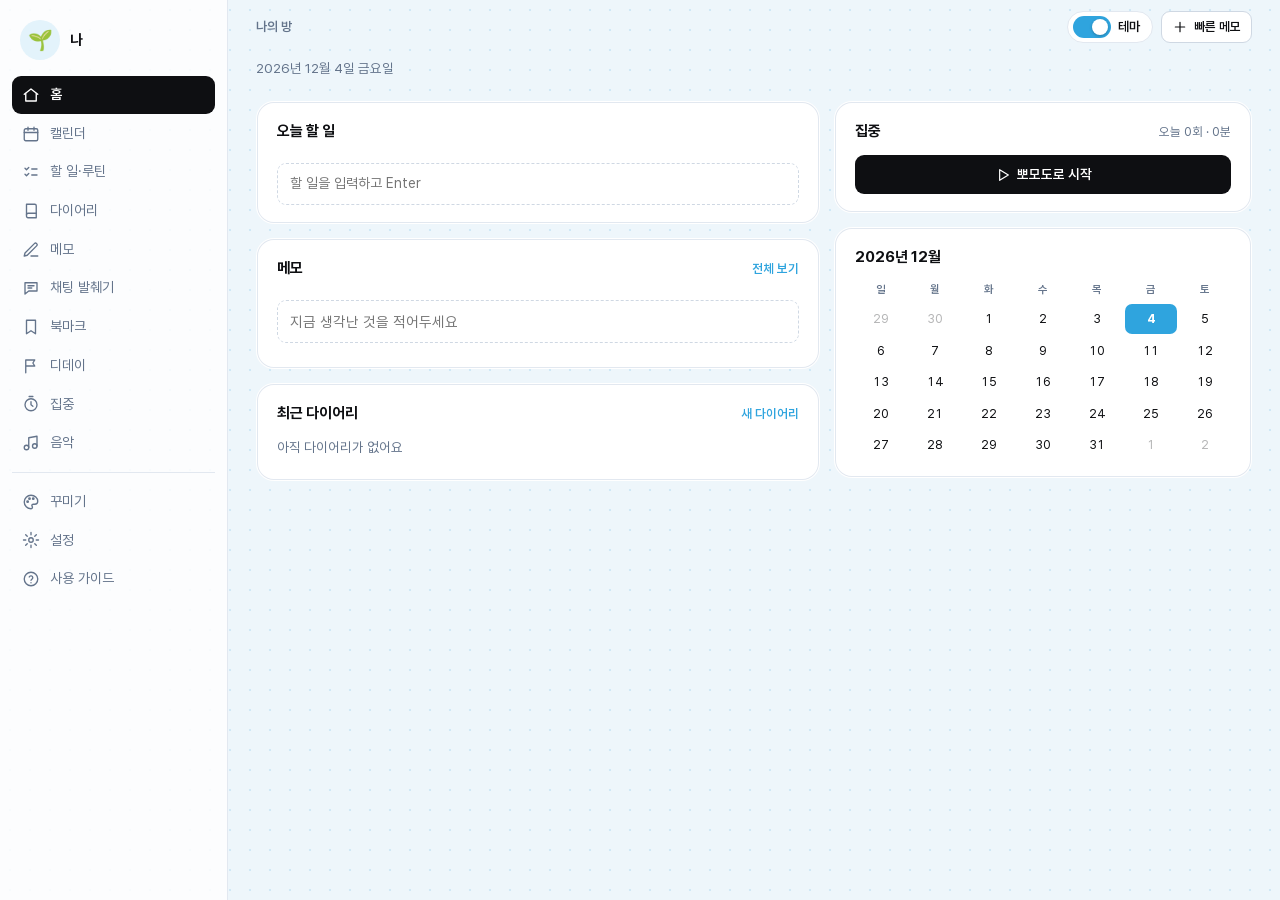
<file: index.html>
<!doctype html>
<html lang="ko" data-theme="basic">
<head>
  <meta charset="utf-8">
  <meta name="viewport" content="width=device-width, initial-scale=1, viewport-fit=cover">
  <!-- CSP-START -->
  <meta http-equiv="Content-Security-Policy" content="default-src 'self'; script-src 'self'; worker-src 'self'; style-src 'self' 'unsafe-inline' https:; font-src 'self' data: blob: https:; img-src 'self' data: blob: https: http:; media-src 'self' data: blob: https:; frame-src https:; connect-src 'self' blob: data: https:">
  <!-- CSP-END -->
  <title>MyRoom</title>
  <meta name="theme-color" content="#eef6fb">
  <meta name="apple-mobile-web-app-capable" content="yes">
  <meta name="mobile-web-app-capable" content="yes">
  <meta name="apple-mobile-web-app-status-bar-style" content="default">
  <meta name="apple-mobile-web-app-title" content="MyRoom">
  <link rel="manifest" href="manifest.webmanifest">
  <link rel="icon" href="icons/favicon.png">
  <link rel="apple-touch-icon" href="icons/apple-touch-icon.png">
  <link rel="stylesheet" href="fonts/fonts.css">
  <link rel="stylesheet" href="styles.css">
  <style id="custom-css"></style>
</head>
<body>
  <div class="room" id="room">
    <aside class="side">
      <div class="profile" id="profile"></div>
      <nav class="nav" id="nav" aria-label="menu"></nav>
      <div class="yt-host" id="ytHost" hidden></div>
      <div class="mini-player" id="miniPlayer" hidden></div>
      <div class="side-foot" id="counter"></div>
    </aside>
    <div class="content">
      <header class="topbar">
        <h1 class="room-title" id="roomTitle">MyRoom</h1>
        <div class="top-tools">
          <button type="button" class="mini-timer" id="miniTimer" data-act="nav" data-view="focus" hidden></button>
          <button type="button" class="theme-pill" id="themePill" role="switch" aria-checked="true" data-act="theme-toggle"></button>
          <button type="button" class="btn small" id="quickMemoBtn" data-act="quick-memo"></button>
        </div>
      </header>
      <main class="main" id="main" tabindex="-1"></main>
    </div>
  </div>

  <div class="modal-layer" id="modalLayer" hidden></div>
  <div class="toast" id="toast" role="status" aria-live="polite"></div>

  <!-- SCRIPTS-START -->
  <script src="vendor/html-to-image.js"></script>
  <script src="vendor/supabase.js"></script>
  <script src="config.js"></script>
  <script src="fonts/fonts-manifest.js"></script>
  <script src="i18n.js"></script>
  <script src="js/assets.js"></script>
  <script src="js/store.js"></script>
  <script src="js/core.js"></script>
  <script src="js/export.js"></script>
  <script src="js/tasks.js"></script>
  <script src="js/dday.js"></script>
  <script src="js/calendar.js"></script>
  <script src="js/memo.js"></script>
  <script src="js/excerpt.js"></script>
  <script src="js/bookmark.js"></script>
  <script src="js/focus.js"></script>
  <script src="js/diary.js"></script>
  <script src="js/home.js"></script>
  <script src="js/homedeco.js"></script>
  <script src="js/stickers.js"></script>
  <script src="js/music.js"></script>
  <script src="js/social.js"></script>
  <script src="js/account.js"></script>
  <script src="js/custom.js"></script>
  <script src="js/feedback.js"></script>
  <script src="js/whatsnew.js"></script>
  <script src="js/settings.js"></script>
  <!-- SCRIPTS-END -->
</body>
</html>
</file>
<file: fonts/fonts.css>
/* 앱에 들어 있는 글꼴 (오프라인에서도 동작) */
@font-face{font-family:'Pretendard';font-weight:400;font-style:normal;font-display:swap;src:url(files/Pretendard-Regular.woff2) format('woff2');}
@font-face{font-family:'Pretendard';font-weight:600;font-style:normal;font-display:swap;src:url(files/Pretendard-SemiBold.woff2) format('woff2');}
@font-face{font-family:'Pretendard';font-weight:700;font-style:normal;font-display:swap;src:url(files/Pretendard-Bold.woff2) format('woff2');}
@font-face{font-family:'Kyobo Handwriting 2023';font-weight:400;font-style:normal;font-display:swap;src:url(files/kyobo2023-400.woff2) format('woff2');}
@font-face{font-family:'Omyu Pretty';font-weight:400;font-style:normal;font-display:swap;src:url(files/omyu-400.woff2) format('woff2');}
@font-face{font-family:'Ownglyph ParkDaHyun';font-weight:400;font-style:normal;font-display:swap;src:url(files/parkdahyun-400.woff2) format('woff2');}
@font-face{font-family:'LeeSeoyun';font-weight:400;font-style:normal;font-display:swap;src:url(files/leeseoyun-400.woff2) format('woff2');}
@font-face{font-family:'Cafe24 Danjunghae';font-weight:400;font-style:normal;font-display:swap;src:url(files/danjunghae-400.woff2) format('woff2');}
@font-face{font-family:'Dovemayo';font-weight:400;font-style:normal;font-display:swap;src:url(files/dovemayo-400.woff2) format('woff2');}
@font-face{font-family:'Hakgyoansim Dunggeunmiso';font-weight:400;font-style:normal;font-display:swap;src:url(files/dunggeunmiso-400.woff2) format('woff2');}
@font-face{font-family:'Hakgyoansim Dunggeunmiso';font-weight:700;font-style:normal;font-display:swap;src:url(files/dunggeunmiso-700.woff2) format('woff2');}
@font-face{font-family:'Cafe24 Ssurround Air';font-weight:400;font-style:normal;font-display:swap;src:url(files/ssurroundair-400.woff2) format('woff2');}
@font-face{font-family:'MaruBuri';font-weight:400;font-style:normal;font-display:swap;src:url(files/maruburi-400.woff2) format('woff2');}
@font-face{font-family:'MaruBuri';font-weight:700;font-style:normal;font-display:swap;src:url(files/maruburi-700.woff2) format('woff2');}
@font-face{font-family:'RIDIBatang';font-weight:400;font-style:normal;font-display:swap;src:url(files/ridibatang-400.woff2) format('woff2');}
@font-face{font-family:'Chosunilbo Myungjo';font-weight:400;font-style:normal;font-display:swap;src:url(files/chosunmyungjo-400.woff2) format('woff2');}
@font-face{font-family:'Bookk Myungjo';font-weight:400;font-style:normal;font-display:swap;src:url(files/bookk-400.woff2) format('woff2');}
@font-face{font-family:'Bookk Myungjo';font-weight:700;font-style:normal;font-display:swap;src:url(files/bookk-700.woff2) format('woff2');}
@font-face{font-family:'S-Core Dream';font-weight:400;font-style:normal;font-display:swap;src:url(files/scoredream-400.woff2) format('woff2');}
@font-face{font-family:'S-Core Dream';font-weight:700;font-style:normal;font-display:swap;src:url(files/scoredream-700.woff2) format('woff2');}
@font-face{font-family:'Gmarket Sans';font-weight:400;font-style:normal;font-display:swap;src:url(files/gmarket-400.woff2) format('woff2');}
@font-face{font-family:'Gmarket Sans';font-weight:700;font-style:normal;font-display:swap;src:url(files/gmarket-700.woff2) format('woff2');}
@font-face{font-family:'Paperlogy';font-weight:400;font-style:normal;font-display:swap;src:url(files/paperlogy-400.woff2) format('woff2');}
@font-face{font-family:'Paperlogy';font-weight:700;font-style:normal;font-display:swap;src:url(files/paperlogy-700.woff2) format('woff2');}
@font-face{font-family:'SUIT';font-weight:400;font-style:normal;font-display:swap;src:url(files/suit-400.woff2) format('woff2');}
@font-face{font-family:'SUIT';font-weight:700;font-style:normal;font-display:swap;src:url(files/suit-700.woff2) format('woff2');}
</file>
<file: styles.css>
/* =========================================================
   MyRoom 기본 스타일 — 심플
   꾸미기 > 사용자 CSS에서 아래 변수와 클래스를 덮어써서 바꿀 수 있어요.
   ========================================================= */

:root,
[data-theme="basic"] {
  --bg: #f5f6f8;
  --paper: #ffffff;
  --paper-2: #f9fafb;
  --ink: #24272e;
  --ink-soft: #7b818d;
  --line: #e9ebef;
  --line-strong: #d9dce2;
  --accent: #5b7cfa;
  --accent-ink: #ffffff;
  --accent-soft: #eef1ff;
  --danger: #e0485f;
  --ok: #2f9e7c;
  --radius: 14px;
  --radius-s: 9px;
  --font: 'Pretendard', 'Apple SD Gothic Neo', 'Malgun Gothic', 'Hiragino Sans', 'Yu Gothic UI', system-ui, sans-serif;
  --font-app: var(--font);
  --side-w: 228px;
  color-scheme: light;
}
[data-theme="editor"] {
  --bg: #eef6fb; --paper: #ffffff; --paper-2: #f6fafc; --ink: #0e0f12; --ink-soft: #64748b;
  --line: #e2e8f0; --line-strong: #cfd8e3; --accent: #2fa4de; --accent-ink: #ffffff; --accent-soft: #e3f3fb;
  --btn-primary: #0e0f12; --btn-primary-ink: #ffffff; --radius: 18px;
}
[data-theme="sky"] { --bg: #eef5fc; --ink: #1f3550; --ink-soft: #6b8199; --line: #e1ebf5; --line-strong: #cddcec; --accent: #3a86e0; --accent-soft: #e6f1fd; --paper-2: #f6faff; }
[data-theme="strawberry"] { --bg: #fcf1f4; --ink: #4a2b36; --ink-soft: #94707c; --line: #f4e2e8; --line-strong: #ebcfd9; --accent: #e46b92; --accent-soft: #fde9ef; --paper-2: #fff8fa; }
[data-theme="mint"] { --bg: #eff8f4; --ink: #1f3a33; --ink-soft: #6a857e; --line: #e0eee8; --line-strong: #cbe2d8; --accent: #2a9d7f; --accent-soft: #e3f5ee; --paper-2: #f7fcfa; }
[data-theme="paper"] { --bg: #f3efe6; --paper: #fffdf8; --paper-2: #faf7f0; --ink: #2e2b26; --ink-soft: #857e70; --line: #ece5d8; --line-strong: #ddd4c3; --accent: #7a6a52; --accent-soft: #f1ebe0; }
[data-theme="christmas"] {
  --bg: #f6efe4; --paper: #fffdf8; --paper-2: #fbf6ee; --ink: #1e3a2b; --ink-soft: #6f7d6f;
  --line: #ece2d2; --line-strong: #ddcfb9; --accent: #c8323c; --accent-ink: #ffffff; --accent-soft: #fbe7e5;
  --btn-primary: #1f5c3f; --btn-primary-ink: #fffdf8;
}
[data-theme="christmas"] .nav button[aria-current="page"] { background: #1f5c3f; color: #fffdf8; }
[data-theme="night"] {
  --bg: #15171c; --paper: #1d2027; --paper-2: #22252d; --ink: #e8eaf0; --ink-soft: #9aa0ad;
  --line: #2b2f38; --line-strong: #383d48; --accent: #8ea8ff; --accent-ink: #12141a; --accent-soft: #252d48;
  --danger: #ff7a8e; color-scheme: dark;
}

/* ---------- 바탕 ---------- */
* { box-sizing: border-box; }
[hidden] { display: none !important; }
html, body { height: 100%; }
body {
  margin: 0;
  font-family: var(--font-app);
  font-size: 14px;
  line-height: 1.55;
  color: var(--ink);
  background: var(--bg);
  overflow: hidden;
  -webkit-font-smoothing: antialiased;
}
button, input, textarea, select { font: inherit; color: inherit; }
a { color: var(--accent); }
:focus-visible { outline: 2px solid var(--accent); outline-offset: 2px; }
input[type="range"] { accent-color: var(--accent); width: 100%; }
.ico { width: 18px; height: 18px; flex-shrink: 0; stroke: currentColor; fill: none; stroke-width: 1.8; stroke-linecap: round; stroke-linejoin: round; }

/* ---------- 틀 ---------- */
.room { display: flex; height: 100%; }
.side {
  width: var(--side-w); flex-shrink: 0;
  background: var(--paper); border-right: 1px solid var(--line);
  display: flex; flex-direction: column;
  padding: 18px 12px 14px; overflow-y: auto;
}
.profile { padding: 2px 8px 16px; }
.profile-row { display: flex; align-items: center; gap: 10px; }
.avatar {
  width: 40px; height: 40px; flex-shrink: 0; border-radius: 50%;
  background: var(--accent-soft); display: grid; place-items: center;
  font-size: 20px; overflow: hidden;
}
.avatar img { width: 100%; height: 100%; object-fit: cover; display: block; }
.avatar.big { width: 72px; height: 72px; font-size: 34px; }
.profile-text { min-width: 0; }
.profile-name { margin: 0; font-weight: 700; font-size: 14.5px; }
.profile-status { margin: 0; font-size: 12.5px; color: var(--ink-soft); display: -webkit-box; -webkit-line-clamp: 2; -webkit-box-orient: vertical; overflow: hidden; }
.profile-links { list-style: none; margin: 10px 0 0; padding: 0; display: flex; flex-wrap: wrap; gap: 4px 10px; }
.profile-links a { font-size: 12px; color: var(--ink-soft); text-decoration: none; }
.profile-links a:hover { color: var(--accent); }

.nav { display: flex; flex-direction: column; }
.nav-group { display: flex; flex-direction: column; gap: 1px; }
.nav-group + .nav-group { border-top: 1px solid var(--line); margin-top: 10px; padding-top: 10px; }
.nav button {
  display: flex; align-items: center; gap: 10px;
  padding: 8px 10px; border: 0; border-radius: var(--radius-s);
  background: transparent; color: var(--ink-soft); cursor: pointer;
  font-weight: 500; text-align: left;
}
.nav button:hover { background: var(--paper-2); color: var(--ink); }
.nav button[aria-current="page"] { background: var(--accent-soft); color: var(--accent); font-weight: 600; }
.side-foot { margin-top: auto; padding: 16px 10px 0; display: flex; gap: 12px; font-size: 11px; color: var(--ink-soft); letter-spacing: .04em; }
.side-foot b { color: var(--ink); font-variant-numeric: tabular-nums; }

.content { flex: 1; min-width: 0; display: flex; flex-direction: column; }
.topbar { height: 54px; flex-shrink: 0; display: flex; align-items: center; justify-content: space-between; gap: 12px; padding: 0 28px; }
.room-title { margin: 0; font-size: 13px; font-weight: 600; color: var(--ink-soft); white-space: nowrap; overflow: hidden; text-overflow: ellipsis; }
.top-tools { display: flex; align-items: center; gap: 8px; }
.mini-timer { border: 0; background: var(--accent-soft); color: var(--accent); border-radius: 999px; padding: 5px 12px; font-weight: 700; font-size: 13px; font-variant-numeric: tabular-nums; cursor: pointer; }
.main { flex: 1; overflow-y: auto; padding: 0 28px 56px; outline: none; }

/* ---------- 공통 ---------- */
.view { max-width: 1240px; margin: 0 auto; }
.view.narrow { max-width: 860px; }
.view-head { display: flex; align-items: center; justify-content: space-between; gap: 12px; flex-wrap: wrap; margin: 6px 0 18px; }
.view-title { margin: 0; font-size: 22px; font-weight: 700; letter-spacing: -0.02em; text-wrap: balance; }
.count { font-size: 14px; font-weight: 600; color: var(--ink-soft); margin-left: 4px; }
.card { background: var(--paper); border: 1px solid var(--line); border-radius: var(--radius); padding: 18px 20px; min-width: 0; }
.card h3 { margin: 0 0 12px; font-size: 15px; font-weight: 700; }
.card-head { display: flex; align-items: center; justify-content: space-between; gap: 10px; margin-bottom: 12px; flex-wrap: wrap; }
.card-head h3 { margin: 0; }
.empty-card { text-align: center; padding: 48px 20px; display: flex; flex-direction: column; align-items: center; gap: 14px; color: var(--ink-soft); }
.stack { display: flex; flex-direction: column; gap: 14px; }
.stack-s { display: flex; flex-direction: column; gap: 6px; margin-bottom: 8px; }
.row { display: flex; align-items: center; gap: 8px; }
.gap-xs { gap: 4px; } .gap-s { gap: 8px; } .gap-m { gap: 10px 18px; }
.wrap { flex-wrap: wrap; }
.grow { flex: 1; min-width: 0; }
.push-right { margin-left: auto; }
.muted { color: var(--ink-soft); }
.small { font-size: 12.5px; }
.label { display: block; font-size: 12px; font-weight: 600; color: var(--ink-soft); margin-bottom: 6px; }
.hint { font-size: 12.5px; color: var(--ink-soft); margin: 10px 0 0; }
.empty { color: var(--ink-soft); font-size: 13.5px; margin: 4px 0; }
.center { text-align: center; }
.empty.center { padding: 40px 0; }
.banner { background: var(--accent-soft); border-radius: var(--radius-s); padding: 10px 14px; font-size: 13px; }
.group-label { list-style: none; font-size: 12.5px; font-weight: 600; color: var(--ink-soft); margin: 22px 0 8px; }
.field { display: block; margin-bottom: 10px; }

/* 버튼 */
.btn {
  display: inline-flex; align-items: center; justify-content: center; gap: 6px;
  padding: 8px 14px; border: 1px solid var(--line-strong); border-radius: var(--radius-s);
  background: var(--paper); cursor: pointer; font-weight: 600; font-size: 13.5px; white-space: nowrap;
}
.btn:hover { background: var(--paper-2); }
.btn .ico { width: 16px; height: 16px; }
.btn.primary { background: var(--btn-primary, var(--accent)); color: var(--btn-primary-ink, var(--accent-ink)); border-color: transparent; }
.btn.primary:hover { filter: brightness(1.05); }
.btn.ghost { border-color: transparent; background: transparent; }
.btn.ghost:hover { background: var(--paper-2); }
.btn.small { padding: 5px 10px; font-size: 12.5px; }
.btn.block { display: flex; width: 100%; }
.btn.danger { color: var(--danger); }
.btn.danger-solid { background: var(--danger); border-color: transparent; color: #fff; }
.btn[aria-pressed="true"] { background: var(--accent-soft); color: var(--accent); border-color: var(--accent); }
.icon-btn {
  width: 32px; height: 32px; flex-shrink: 0; display: inline-grid; place-items: center;
  border: 0; border-radius: 8px; background: transparent; color: var(--ink-soft); cursor: pointer; padding: 0;
}
.icon-btn:hover { background: var(--paper-2); color: var(--ink); }
.icon-btn.on { color: var(--accent); }
.icon-btn.big { width: 44px; height: 44px; }
.icon-btn.big .ico { width: 22px; height: 22px; }
.icon-btn:disabled { opacity: .3; cursor: default; background: transparent; }
.link-btn { border: 0; background: none; color: var(--accent); font-size: 12.5px; font-weight: 600; cursor: pointer; padding: 0; }
.hover-only { opacity: 0; }
:hover > .hover-only, :focus-within > .hover-only, .hover-only:focus-visible { opacity: 1; }

/* 입력 */
.input {
  width: 100%; padding: 9px 12px;
  border: 1px solid var(--line-strong); border-radius: var(--radius-s);
  background: var(--paper); outline: none;
}
.input:focus { border-color: var(--accent); box-shadow: 0 0 0 3px var(--accent-soft); }
textarea.input { resize: vertical; line-height: 1.6; }
.input.select { width: auto; padding-right: 8px; }
.date-input { width: 160px; flex: none; }
.input.num { width: 72px; text-align: center; }
.input.code { font-family: ui-monospace, 'SF Mono', Consolas, 'D2Coding', monospace; font-size: 12.5px; tab-size: 2; }
.input.quick { border-style: dashed; background: transparent; margin-top: 8px; }
.input.search { width: 220px; }
.inline-edit { padding: 4px 8px; }
.add-row { display: flex; gap: 8px; margin: 0 0 12px; }
.add-row .input { flex: 1; }
.form-grid { display: flex; flex-wrap: wrap; gap: 8px; margin-top: 8px; }
.form-grid > .input, .form-grid > .field { flex: 1 1 180px; margin: 0; }
.form-grid.three > * { flex: 1 1 140px; }
.toolbar { display: flex; flex-wrap: wrap; align-items: center; gap: 8px; margin: 22px 0 14px; }

.seg { display: inline-flex; background: var(--bg); border-radius: 10px; padding: 3px; gap: 2px; }
.seg button { border: 0; background: transparent; padding: 6px 12px; border-radius: 7px; cursor: pointer; font-weight: 600; font-size: 13px; color: var(--ink-soft); white-space: nowrap; }
.seg button[aria-pressed="true"] { background: var(--paper); color: var(--ink); box-shadow: 0 1px 2px rgba(0, 0, 0, .08); }
.seg.block { display: flex; }
.seg.block button { flex: 1; }
.seg.small button { padding: 4px 9px; font-size: 12px; }

.check {
  appearance: none; -webkit-appearance: none;
  width: 18px; height: 18px; margin: 0; flex-shrink: 0;
  border: 1.6px solid var(--line-strong); border-radius: 5px; background: var(--paper);
  display: inline-grid; place-items: center; cursor: pointer;
}
.check:checked { background: var(--accent); border-color: var(--accent); }
.check:checked::after { content: ""; width: 5px; height: 9px; margin-top: -2px; border: solid var(--accent-ink); border-width: 0 2px 2px 0; transform: rotate(45deg); }
.check:disabled { opacity: .35; cursor: default; }
.toggle { display: inline-flex; align-items: center; gap: 8px; font-size: 13.5px; cursor: pointer; margin: 4px 0; }
.card > .toggle { display: flex; }

.colors { display: flex; flex-wrap: wrap; gap: 6px; }
.color-dot { width: 22px; height: 22px; border-radius: 50%; border: 1px solid rgba(0, 0, 0, .12); cursor: pointer; padding: 0; }
.color-dot[aria-pressed="true"] { box-shadow: 0 0 0 2px var(--paper), 0 0 0 4px var(--accent); }
.color-dot.auto { background: linear-gradient(135deg, transparent 45%, var(--danger) 45% 55%, transparent 55%) !important; }
.tags, .chips { display: flex; flex-wrap: wrap; gap: 6px; }
.tag { border: 1px solid var(--line); background: var(--paper); border-radius: 999px; padding: 3px 10px; font-size: 12px; color: var(--ink-soft); cursor: pointer; }
.tag:hover { border-color: var(--accent); color: var(--accent); }
.tag.on { background: var(--accent-soft); color: var(--accent); border-color: var(--accent); }
.dot { width: 8px; height: 8px; border-radius: 50%; display: inline-block; flex-shrink: 0; }
.pill { display: inline-block; padding: 3px 10px; border-radius: 999px; font-size: 12.5px; font-weight: 600; background: color-mix(in srgb, var(--c) 18%, transparent); }

/* 목록 */
.item-list { list-style: none; margin: 0; padding: 0; }
.item { display: flex; align-items: center; gap: 10px; min-height: 38px; border-bottom: 1px solid var(--line); }
.item:last-child { border-bottom: 0; }
.item .txt { flex: 1; min-width: 0; overflow-wrap: anywhere; cursor: text; }
.item.done .txt { text-decoration: line-through; color: var(--ink-soft); }
.item .meta { font-size: 12px; color: var(--ink-soft); white-space: nowrap; }
.item .meta.overdue { color: var(--danger); font-weight: 600; }
.progress { height: 4px; border-radius: 99px; background: var(--accent-soft); overflow: hidden; margin-bottom: 6px; }
.progress > i { display: block; height: 100%; background: var(--accent); border-radius: 99px; }
.sub-head { font-size: 12.5px; font-weight: 600; color: var(--ink-soft); margin: 16px 0 2px; }

/* ---------- 홈 ---------- */
.hello { margin: 4px 0 22px; }
.hello p { margin: 0; font-size: 13.5px; }
.hello-line { margin: 2px 0 0; font-size: 26px; font-weight: 700; letter-spacing: -0.03em; text-wrap: balance; }
.home-grid { display: grid; grid-template-columns: minmax(0, 1.35fr) minmax(0, 1fr); gap: 14px; align-items: start; }
textarea.home-capture { resize: none; overflow: hidden; margin-top: 0; font-size: 14.5px; }
.memo-mini { list-style: none; margin: 10px 0 0; padding: 0; }
.memo-mini li { padding: 8px 0; border-top: 1px solid var(--line); font-size: 13.5px; white-space: nowrap; overflow: hidden; text-overflow: ellipsis; }
.pin-dot { display: inline-block; width: 6px; height: 6px; border-radius: 50%; background: var(--accent); margin-right: 8px; vertical-align: middle; }
.diary-peek { width: 100%; text-align: left; border: 0; background: var(--paper-2); border-radius: 10px; padding: 12px 14px; display: flex; flex-direction: column; gap: 4px; cursor: pointer; }
.diary-peek:hover { background: var(--accent-soft); }
.clamp-3 { display: -webkit-box; -webkit-line-clamp: 3; -webkit-box-orient: vertical; overflow: hidden; white-space: pre-wrap; font-size: 13.5px; }
.dday-mini { list-style: none; margin: 0; padding: 0; }
.dday-mini li { display: flex; justify-content: space-between; align-items: baseline; gap: 10px; padding: 8px 0; border-top: 1px solid var(--line); }
.dday-mini li:first-child { border-top: 0; padding-top: 0; }
.dday-mini .dd-title { min-width: 0; overflow: hidden; text-overflow: ellipsis; white-space: nowrap; }
.dday-mini b { color: var(--c); font-variant-numeric: tabular-nums; white-space: nowrap; }
.mini-cal { display: grid; grid-template-columns: repeat(7, 1fr); gap: 2px; text-align: center; }
.mini-cal .wd { font-size: 11px; font-weight: 600; color: var(--ink-soft); padding-bottom: 4px; }
.mini-cal .d { position: relative; padding: 5px 0; border: 0; border-radius: 7px; background: none; cursor: pointer; font-size: 12.5px; font-variant-numeric: tabular-nums; }
.mini-cal .d:hover { background: var(--paper-2); }
.mini-cal .d.out { opacity: .3; }
.mini-cal .d.today { background: var(--accent); color: var(--accent-ink); font-weight: 700; }
.mini-cal .d.has::after { content: ""; position: absolute; left: 50%; bottom: 1px; width: 4px; height: 4px; margin-left: -2px; border-radius: 50%; background: var(--accent); }
.mini-cal .d.today.has::after { background: var(--accent-ink); }
.up-list { list-style: none; margin: 12px 0 0; padding: 12px 0 0; border-top: 1px solid var(--line); }
.up-list li { display: flex; gap: 10px; align-items: center; padding: 3px 0; font-size: 13.5px; }
.up-list .when { font-size: 12px; font-weight: 600; color: var(--ink-soft); min-width: 54px; }
.quote-card blockquote { margin: 0; font-size: 16px; line-height: 1.75; white-space: pre-wrap; }
.my-widget { overflow: auto; }
.my-widget img { max-width: 100%; }

/* ---------- 캘린더 ---------- */
.cal-wrap { display: grid; grid-template-columns: minmax(0, 1fr) 300px; gap: 14px; align-items: start; }
.cal-grid { display: grid; grid-template-columns: repeat(7, minmax(0, 1fr)); gap: 1px; background: var(--line); border: 1px solid var(--line); border-radius: var(--radius); overflow: hidden; }
.cal-grid .wd { background: var(--paper-2); text-align: center; font-size: 12px; font-weight: 600; color: var(--ink-soft); padding: 8px 0; }
.sun { color: var(--danger); }
.cal-cell { background: var(--paper); min-height: 98px; padding: 6px; border: 0; text-align: left; cursor: pointer; display: flex; flex-direction: column; gap: 3px; min-width: 0; }
.cal-cell:hover { background: var(--paper-2); }
.cal-cell.out { background: var(--paper-2); }
.cal-cell.out .n { opacity: .4; }
.cal-cell .num { display: flex; justify-content: space-between; align-items: center; font-size: 12.5px; font-weight: 600; font-variant-numeric: tabular-nums; }
.cal-cell.today .n { background: var(--accent); color: var(--accent-ink); border-radius: 99px; padding: 0 7px; margin-left: -3px; }
.cal-cell.sel { box-shadow: inset 0 0 0 2px var(--accent); }
.chip { font-size: 11px; line-height: 1.4; padding: 1px 6px; border-radius: 4px; white-space: nowrap; overflow: hidden; text-overflow: ellipsis; background: color-mix(in srgb, var(--c, var(--accent)) 16%, transparent); }
.chip.dd { font-weight: 700; }
.chip.todo { background: transparent; color: var(--ink-soft); padding-left: 2px; }
.chip.todo::before { content: "· "; }
.chip.todo.done { text-decoration: line-through; opacity: .6; }
.chip.more { background: transparent; color: var(--ink-soft); }
.day-panel h3 { font-size: 16px; }
.day-sec { margin-top: 16px; }
.day-sec .add-row { margin: 8px 0; }

/* ---------- 할 일·루틴 ---------- */
.cols-2 { display: grid; grid-template-columns: minmax(0, 1fr) minmax(0, 1fr); gap: 14px; align-items: start; }
.routine { padding: 10px 0; border-bottom: 1px solid var(--line); }
.routine:last-child { border-bottom: 0; }
.routine-top { display: flex; align-items: center; gap: 10px; }
.routine .name { flex: 1; font-weight: 600; overflow-wrap: anywhere; }
.routine .streak { font-size: 12px; font-weight: 600; color: var(--accent); white-space: nowrap; }
.routine-bottom { display: flex; align-items: center; justify-content: space-between; gap: 10px; margin: 6px 0 0 28px; }
.week-dots { display: flex; gap: 4px; }
.week-dots i { width: 14px; height: 14px; border-radius: 4px; border: 1.5px solid var(--line-strong); display: block; }
.week-dots i.on { background: var(--accent); border-color: var(--accent); }
.week-dots i.off { border-style: dashed; opacity: .5; }
.days { display: flex; gap: 4px; flex-wrap: wrap; }
.day-tog { width: 30px; height: 30px; border-radius: 50%; border: 1px solid var(--line-strong); background: var(--paper); cursor: pointer; font-size: 12px; font-weight: 600; padding: 0; }
.day-tog[aria-pressed="true"] { background: var(--accent); color: var(--accent-ink); border-color: var(--accent); }

/* ---------- 메모 ---------- */
.capture { background: var(--paper); border: 1px solid var(--line); border-radius: var(--radius); padding: 14px 16px 10px; }
.capture:focus-within { border-color: var(--accent); box-shadow: 0 0 0 3px var(--accent-soft); }
.capture-input { width: 100%; border: 0; outline: none; resize: none; background: transparent; font-size: 15px; line-height: 1.6; overflow: hidden; }
.capture-foot { display: flex; justify-content: space-between; align-items: center; gap: 10px; margin-top: 6px; }
.memo-list { list-style: none; margin: 0; padding: 0; background: var(--paper); border: 1px solid var(--line); border-radius: var(--radius); overflow: hidden; }
.memo-item { display: flex; gap: 12px; align-items: flex-start; padding: 12px 16px; border-top: 1px solid var(--line); }
.memo-item:first-child { border-top: 0; }
.memo-text { flex: 1; min-width: 0; white-space: pre-wrap; overflow-wrap: anywhere; font-size: 14.5px; line-height: 1.6; cursor: text; }
.memo-meta { display: flex; align-items: center; gap: 0; flex-shrink: 0; }
.memo-meta .icon-btn { width: 28px; height: 28px; opacity: 0; }
.memo-meta .icon-btn.on, .memo-item:hover .memo-meta .icon-btn, .memo-item:focus-within .memo-meta .icon-btn, .memo-meta [data-act="memo-edit-open"] { opacity: 1; }
@media (hover: none) { .memo-meta .icon-btn { opacity: 1; } }
.memo-meta [data-act="memo-edit-open"] { color: var(--ink-soft); }
.memo-meta .muted { margin-right: 6px; }
.memo-editing { min-height: 60px; flex: 1; }

/* ---------- 발췌 ---------- */
.ex-input { font-size: 15px; }
.ex-list { display: flex; flex-direction: column; gap: 10px; }
.ex-card { background: var(--paper); border: 1px solid var(--line); border-radius: var(--radius); padding: 20px 22px 14px; }
.ex-text { margin: 0; font-size: 16.5px; line-height: 1.8; white-space: pre-wrap; overflow-wrap: anywhere; }
.ex-cite { margin: 10px 0 0; font-size: 12.5px; color: var(--ink-soft); }
.ex-note { margin: 10px 0 0; font-size: 13.5px; background: var(--paper-2); border-radius: 8px; padding: 8px 12px; white-space: pre-wrap; }
.ex-foot { display: flex; justify-content: space-between; align-items: center; gap: 10px; margin-top: 10px; }
.ex-foot .icon-btn { opacity: .5; }
.ex-card:hover .ex-foot .icon-btn, .ex-foot .icon-btn:focus-visible { opacity: 1; }

/* ---------- 북마크 ---------- */
.card.stack { gap: 8px; }
.bm-list { list-style: none; margin: 0; padding: 0; display: flex; flex-direction: column; gap: 8px; }
.bm-item { display: flex; gap: 14px; align-items: flex-start; background: var(--paper); border: 1px solid var(--line); border-radius: var(--radius); padding: 14px 16px; }
.bm-icon { position: relative; width: 36px; height: 36px; flex-shrink: 0; border-radius: 9px; background: var(--accent-soft); color: var(--accent); display: grid; place-items: center; font-weight: 700; overflow: hidden; }
.bm-icon img { position: absolute; inset: 0; width: 100%; height: 100%; padding: 8px; background: var(--accent-soft); object-fit: contain; }
.bm-body { flex: 1; min-width: 0; }
.bm-title { font-size: 15px; font-weight: 600; color: var(--ink); text-decoration: none; overflow-wrap: anywhere; }
.bm-title:hover { color: var(--accent); text-decoration: underline; }
.bm-note { margin: 6px 0 0; font-size: 13.5px; white-space: pre-wrap; overflow-wrap: anywhere; }
.bm-body .tags { margin-top: 8px; }
.bm-actions { display: flex; }
.bm-actions .icon-btn { opacity: 0; }
.bm-item:hover .bm-actions .icon-btn, .bm-actions .icon-btn:focus-visible { opacity: 1; }

/* ---------- 디데이 ---------- */
.dday-grid { display: grid; grid-template-columns: repeat(auto-fill, minmax(210px, 1fr)); gap: 12px; margin-top: 16px; }
.dday-card { position: relative; background: var(--paper); border: 1px solid var(--line); border-radius: var(--radius); padding: 18px 18px 16px; }
.dday-num { font-size: 30px; font-weight: 700; letter-spacing: -0.02em; color: var(--c); font-variant-numeric: tabular-nums; line-height: 1.2; }
.dday-title { font-size: 15px; font-weight: 600; margin: 6px 0 2px; overflow-wrap: anywhere; }
.dday-actions { position: absolute; top: 10px; right: 8px; display: flex; }
.dday-actions .icon-btn { width: 28px; height: 28px; opacity: 0; }
.dday-actions .icon-btn.on, .dday-card:hover .dday-actions .icon-btn { opacity: 1; }

/* ---------- 집중 ---------- */
.focus-wrap { display: grid; grid-template-columns: minmax(0, 1.3fr) minmax(0, 1fr); gap: 14px; align-items: start; }
.focus-main { --ring: var(--accent); display: flex; flex-direction: column; align-items: center; gap: 16px; padding: 28px 20px; }
.focus-main.mode-short, .focus-main.mode-long { --ring: var(--ok); }
.focus-mode { font-weight: 600; color: var(--ink-soft); }
.ring-box { position: relative; width: min(300px, 70vw); aspect-ratio: 1; max-width: 100%; }
.ring { width: 100%; height: 100%; transform: rotate(-90deg); }
.ring-bg { fill: none; stroke: var(--line); stroke-width: 8; }
.ring-fg { fill: none; stroke: var(--ring); stroke-width: 8; stroke-linecap: round; transition: stroke-dashoffset .2s linear; }
.ring-time { position: absolute; inset: 0; display: grid; place-items: center; font-size: 54px; font-weight: 600; letter-spacing: -0.03em; font-variant-numeric: tabular-nums; }
.focus-ctrl { display: flex; align-items: center; gap: 18px; }
.btn.play { padding: 12px 26px; border-radius: 999px; font-size: 15px; background: var(--ring); }
.btn.play .ico { width: 18px; height: 18px; fill: currentColor; }
.pomo-dots { display: flex; gap: 6px; }
.pomo-dots i { width: 9px; height: 9px; border-radius: 50%; background: var(--line-strong); }
.pomo-dots i.on { background: var(--accent); }
.timer-set { display: flex; align-items: center; justify-content: center; gap: 6px; flex-wrap: wrap; }
.laps { list-style: none; margin: 0; padding: 0; width: min(320px, 100%); max-height: 200px; overflow-y: auto; }
.laps li { display: flex; justify-content: space-between; padding: 6px 4px; border-top: 1px solid var(--line); font-variant-numeric: tabular-nums; }
.stat-row { display: flex; gap: 32px; }
.stat-row > div { display: flex; align-items: baseline; gap: 4px; }
.stat { font-size: 30px; font-weight: 700; font-variant-numeric: tabular-nums; }
.bars { display: flex; gap: 8px; height: 96px; margin-top: 16px; }
.bar { flex: 1; display: flex; flex-direction: column; justify-content: flex-end; align-items: center; gap: 4px; height: 100%; }
.bar i { display: block; width: 100%; min-height: 3px; max-height: calc(100% - 20px); background: var(--accent); border-radius: 4px; opacity: .85; }
.bar span { font-size: 11px; color: var(--ink-soft); }
.set-grid { display: grid; grid-template-columns: 1fr 1fr; gap: 10px; margin-bottom: 8px; }

/* ---------- 일기 (다꾸) ---------- */
.dk-bar { margin: 6px 0 14px; }
.emoji-select { font-size: 15px; padding: 7px 8px; }
.dk-wrap { display: grid; grid-template-columns: minmax(0, 1fr) 290px; gap: 16px; align-items: start; }
.dk-stage { min-width: 0; display: flex; flex-direction: column; align-items: center; gap: 10px; }
.dk-scale { position: relative; }
.dk-page {
  --pl: color-mix(in srgb, var(--ink) 13%, transparent);
  position: absolute; top: 0; left: 0; width: 720px; height: 1000px;
  transform-origin: 0 0; overflow: hidden;
  background-color: var(--pc); color: var(--ink);
  border-radius: 6px; box-shadow: 0 1px 3px rgba(0, 0, 0, .08), 0 10px 30px rgba(0, 0, 0, .06);
}
.paper-lined { background-image: repeating-linear-gradient(to bottom, transparent 0 calc(var(--line-h) - 1px), var(--pl) calc(var(--line-h) - 1px) var(--line-h)); background-position: 0 140px; }
.paper-grid { background-image: linear-gradient(var(--pl) 1px, transparent 1px), linear-gradient(90deg, var(--pl) 1px, transparent 1px); background-size: 24px 24px; background-position: 0 -1px; }
.paper-dot { background-image: radial-gradient(var(--pl) 1.4px, transparent 1.6px); background-size: 24px 24px; }
.dk-layer { position: absolute; inset: 0; pointer-events: none; }
#dkUnder { z-index: 0; }
#dkOver { z-index: 2; }
.dk-head { position: absolute; z-index: 1; top: 40px; left: 56px; right: 56px; display: flex; justify-content: space-between; align-items: center; font-size: 15px; opacity: .75; }
.dk-mw { font-size: 20px; }
.dk-title { position: absolute; z-index: 1; top: 76px; left: 56px; right: 56px; height: 50px; border: 0; background: transparent; outline: none; color: inherit; font-family: inherit; font-size: 28px; padding: 0; border-bottom: 1.5px dashed var(--pl); }
.dk-body { position: absolute; z-index: 1; top: 140px; left: 56px; right: 56px; bottom: 44px; border: 0; background: transparent; outline: none; resize: none; color: inherit; font-family: inherit; line-height: var(--line-h); padding: 0; overflow-y: auto; }
.dk-title::placeholder, .dk-body::placeholder { color: inherit; opacity: .35; }
.mode-deco .dk-title, .mode-deco .dk-body { pointer-events: none; }
.dk-item { position: absolute; transform-origin: center; user-select: none; -webkit-user-select: none; touch-action: none; }
.mode-write .dk-item { pointer-events: none; }
.mode-deco .dk-item { pointer-events: auto; cursor: move; }
.dk-item img { display: block; width: 100%; pointer-events: none; }
.dk-item.sel { outline: 1.5px dashed var(--accent); outline-offset: 5px; }
.h { position: absolute; width: 16px; height: 16px; border-radius: 50%; background: #fff; border: 2px solid var(--accent); padding: 0; }
.h-rot { top: -34px; left: 50%; margin-left: -8px; cursor: grab; }
.h-size { right: -13px; bottom: -13px; cursor: nwse-resize; }
.h-del { top: -15px; right: -15px; width: 22px; height: 22px; background: var(--danger); border: 0; color: #fff; font-size: 15px; line-height: 1; display: grid; place-items: center; cursor: pointer; }
.dk-emoji { display: block; line-height: 1.05; text-align: center; }
.dk-photo img { border-radius: 2px; }
.frame-polaroid { background: #fff; padding: 9px 9px 34px; box-shadow: 0 2px 10px rgba(0, 0, 0, .18); }
.frame-round img { border-radius: 18px; }
.frame-tape { position: relative; }
.frame-tape::before, .frame-tape::after { content: ""; position: absolute; width: 74px; height: 22px; background: rgba(255, 236, 160, .78); top: -9px; }
.frame-tape::before { left: -18px; transform: rotate(-32deg); }
.frame-tape::after { right: -18px; transform: rotate(32deg); }
.dk-tape {
  display: block; width: 100%; height: 18px; background-color: var(--tc); opacity: .9;
  clip-path: polygon(0 12%, 2% 0, 98% 0, 100% 15%, 98% 32%, 100% 50%, 98% 68%, 100% 85%, 98% 100%, 2% 100%, 0 88%, 2% 70%, 0 50%, 2% 30%);
}
.tape-stripe { background-image: repeating-linear-gradient(45deg, rgba(255, 255, 255, .55) 0 6px, transparent 6px 12px); }
.tape-dot { background-image: radial-gradient(rgba(255, 255, 255, .8) 2.2px, transparent 2.6px); background-size: 11px 11px; }
.tape-check { background-image: linear-gradient(90deg, rgba(255, 255, 255, .42) 50%, transparent 50%), linear-gradient(rgba(255, 255, 255, .42) 50%, transparent 50%); background-size: 14px 14px; }
.tape-grid { background-image: linear-gradient(rgba(255, 255, 255, .6) 1.5px, transparent 1.5px), linear-gradient(90deg, rgba(255, 255, 255, .6) 1.5px, transparent 1.5px); background-size: 10px 10px; }
.dk-text { white-space: pre-wrap; overflow-wrap: anywhere; line-height: 1.35; padding: 2px 4px; outline: none; }
.dk-text[contenteditable="true"] { cursor: text; background: rgba(255, 255, 255, .6); }
.dk-text.preview { font-size: 14px; display: inline-block; }

.dk-tools { position: sticky; top: 0; max-height: calc(100vh - 80px); overflow-y: auto; display: flex; flex-direction: column; gap: 10px; padding: 2px; }
.tb-tabs { display: grid; grid-template-columns: repeat(3, 1fr); gap: 4px; }
.tb-tabs button { border: 1px solid var(--line); background: var(--paper); border-radius: 9px; padding: 7px 2px; font-size: 12.5px; font-weight: 700; color: var(--ink-soft); cursor: pointer; }
.tb-tabs button[aria-pressed="true"] { background: var(--ink); color: var(--paper); border-color: var(--ink); }
.tb-sec { display: flex; flex-direction: column; gap: 8px; }
.tb-sec + .tb-sec { margin-top: 10px; padding-top: 12px; border-top: 1px dashed var(--line); }
.tb-sec .label { margin: 4px 0 0; }
.sticker-grid { display: grid; grid-template-columns: repeat(4, 1fr); gap: 6px; margin-top: 8px; }
.sticker-cell { position: relative; }
.sticker-btn { width: 100%; aspect-ratio: 1; border: 1px solid var(--line); border-radius: 8px; background: var(--paper-2); padding: 4px; cursor: pointer; }
.sticker-btn img { width: 100%; height: 100%; object-fit: contain; }
.sticker-x { position: absolute; top: -6px; right: -6px; width: 20px; height: 20px; border-radius: 50%; border: 0; background: var(--ink); color: var(--paper); font-size: 12px; line-height: 1; cursor: pointer; opacity: 0; }
.sticker-cell:hover .sticker-x, .sticker-x:focus-visible { opacity: 1; }
.emoji-cats { display: flex; gap: 2px; margin-bottom: 6px; }
.emoji-cats button { flex: 1; height: 34px; border: 0; border-radius: 8px; background: none; font-size: 18px; cursor: pointer; }
.emoji-cats button[aria-pressed="true"] { background: var(--accent-soft); }
.emoji-grid { display: grid; grid-template-columns: repeat(6, 1fr); gap: 2px; }
.emoji-grid button { aspect-ratio: 1; border: 0; border-radius: 8px; background: none; font-size: 22px; cursor: pointer; padding: 0; }
.emoji-grid button:hover { background: var(--paper-2); }
.tape-list { display: grid; grid-template-columns: 1fr 1fr; gap: 8px; }
.tape-picks { display: grid; grid-template-columns: repeat(5, 1fr); gap: 4px; }
.tape-pick { border: 1px solid var(--line); border-radius: 8px; background: var(--paper); padding: 10px 6px; cursor: pointer; }
.tape-pick[aria-pressed="true"] { border-color: var(--accent); }
.tape-pick .dk-tape { height: 16px; }
.paper-picks { display: grid; grid-template-columns: 1fr 1fr; gap: 8px; }
.paper-pick { --pl: rgba(60, 70, 90, .18); position: relative; height: 64px; border: 1px solid var(--line); border-radius: 8px; background-color: var(--pc); background-position: 0 0; background-size: 12px 12px; cursor: pointer; padding: 0; }
.paper-pick.paper-lined { background-image: repeating-linear-gradient(to bottom, transparent 0 11px, var(--pl) 11px 12px); background-size: auto; }
.paper-pick[aria-pressed="true"] { border-color: var(--accent); box-shadow: 0 0 0 2px var(--accent-soft); }
.paper-pick span { position: absolute; left: 6px; bottom: 6px; font-size: 11.5px; font-weight: 600; background: var(--paper); color: var(--ink); padding: 1px 6px; border-radius: 4px; }
.sel-panel { background: var(--paper); box-shadow: inset 0 0 0 1.5px var(--accent); border-radius: 16px; padding: 12px 14px; display: flex; flex-direction: column; gap: 8px; }
.sel-head { display: flex; justify-content: space-between; align-items: center; }
.sel-tools { display: flex; flex-wrap: wrap; gap: 4px; }
.sel-panel .field { margin: 0; }
.diary-list { list-style: none; margin: 0; padding: 0; max-height: 60vh; overflow-y: auto; }
.diary-list .group-label { margin: 12px 4px 4px; }
.diary-list button { width: 100%; display: flex; gap: 10px; align-items: center; text-align: left; border: 0; background: none; padding: 8px 10px; border-radius: 8px; cursor: pointer; }
.diary-list button:hover { background: var(--paper-2); }
.diary-list button[aria-current="true"] { background: var(--accent-soft); }
.diary-list .dd { font-weight: 700; min-width: 22px; font-variant-numeric: tabular-nums; }
.diary-list .tt { flex: 1; min-width: 0; overflow: hidden; text-overflow: ellipsis; white-space: nowrap; }

/* ---------- 꾸미기 ---------- */
.cu-grid { display: grid; grid-template-columns: minmax(0, 1fr) minmax(0, 1fr); gap: 14px; align-items: start; }
.cu-grid .wide { grid-column: 1 / -1; }
.themes { display: flex; flex-wrap: wrap; gap: 10px; }
.theme-card { width: 120px; padding: 0; border: 1px solid var(--line); border-radius: 12px; overflow: hidden; background: var(--paper); cursor: pointer; text-align: left; }
.theme-card[aria-pressed="true"] { border-color: var(--accent); box-shadow: 0 0 0 3px var(--accent-soft); }
.theme-card .sw { display: block; position: relative; height: 64px; }
.theme-card .sw i { position: absolute; left: 14px; right: 14px; bottom: 0; height: 38px; border-radius: 7px 7px 0 0; }
.theme-card .sw b { position: absolute; left: 24px; top: 36px; width: 30px; height: 6px; border-radius: 3px; }
.theme-card .sw em { position: absolute; left: 24px; top: 48px; width: 52px; height: 4px; border-radius: 2px; opacity: .45; }
.theme-card .nm { display: block; padding: 8px 10px; font-size: 12.5px; font-weight: 600; }
.font-list { list-style: none; margin: 14px 0 0; padding: 0; }
.font-list li { display: grid; grid-template-columns: minmax(120px, 190px) minmax(0, 1fr) auto 32px; align-items: center; gap: 12px; padding: 9px 0; border-top: 1px solid var(--line); }
.font-name { font-size: 13px; font-weight: 600; overflow: hidden; text-overflow: ellipsis; white-space: nowrap; }
.font-sample { font-size: 19px; white-space: nowrap; overflow: hidden; text-overflow: ellipsis; }
.avatar-edit { display: flex; gap: 14px; align-items: center; margin-bottom: 12px; }
.widget-preview { border: 1px dashed var(--line-strong); border-radius: var(--radius-s); padding: 12px; min-height: 60px; overflow: auto; }
.ref { margin-top: 10px; }
.ref summary { cursor: pointer; font-size: 12.5px; font-weight: 600; color: var(--ink-soft); }
.ref-cols { display: grid; grid-template-columns: 1fr 1fr; gap: 12px; margin-top: 8px; }
.ref code { display: inline-block; font-size: 11.5px; background: var(--paper-2); border: 1px solid var(--line); border-radius: 4px; padding: 1px 5px; margin: 0 2px 4px 0; }

/* ---------- 설정 ---------- */
.set-row { display: flex; justify-content: space-between; align-items: center; gap: 16px; flex-wrap: wrap; }
.set-row h3 { margin: 0; }
.keys { display: grid; grid-template-columns: max-content 1fr; gap: 10px 20px; margin: 0; font-size: 13.5px; align-items: center; }
.keys dd { margin: 0; color: var(--ink-soft); }
kbd { font-family: inherit; font-size: 12px; border: 1px solid var(--line-strong); border-bottom-width: 2px; border-radius: 5px; padding: 1px 6px; background: var(--paper-2); }

/* ---------- 모달·알림 ---------- */
.modal-layer { position: fixed; inset: 0; z-index: 50; background: rgba(15, 18, 28, .32); display: grid; place-items: center; padding: 20px; }
.modal-layer[hidden] { display: none; }
.modal { width: min(560px, 100%); max-height: calc(100vh - 40px); overflow-y: auto; background: var(--paper); border-radius: 16px; padding: 22px; box-shadow: 0 20px 60px rgba(0, 0, 0, .2); display: flex; flex-direction: column; gap: 10px; animation: pop .14s ease-out; }
.modal.small { width: min(440px, 100%); }
.modal-title { margin: 0 0 2px; font-size: 17px; font-weight: 700; }
.modal-actions { display: flex; justify-content: space-between; align-items: center; gap: 8px; margin-top: 6px; flex-wrap: wrap; }
.confirm-msg { margin: 4px 0; font-size: 15px; font-weight: 600; }
@keyframes pop { from { transform: translateY(6px); opacity: 0; } to { transform: none; opacity: 1; } }
.toast { position: fixed; left: 50%; bottom: 28px; z-index: 60; transform: translate(-50%, 16px); opacity: 0; pointer-events: none; background: var(--ink); color: var(--paper); padding: 9px 16px; border-radius: 999px; font-weight: 600; font-size: 13px; transition: opacity .2s, transform .2s; }
.toast.show { opacity: 1; transform: translate(-50%, 0); }


/* ---------- 에디터 (발췌기·다이어리 공통) ---------- */
[data-theme="editor"] body { background-image: radial-gradient(rgba(47, 164, 222, .16) 1px, transparent 1.3px); background-size: 20px 20px; }
[data-theme="editor"] .side { background: rgba(255, 255, 255, .82); }
[data-theme="editor"] .nav button[aria-current="page"] { background: var(--ink); color: var(--paper); }
[data-theme="editor"] .card { border-color: transparent; box-shadow: inset 0 0 0 1px var(--line); }
.mode-switch { display: flex; background: var(--paper); border-radius: 999px; padding: 4px; box-shadow: inset 0 0 0 1px var(--line); }
.mode-switch button { flex: 1; border: 0; background: none; padding: 10px 8px; border-radius: 999px; font-weight: 700; font-size: 13.5px; color: var(--ink-soft); cursor: pointer; white-space: nowrap; }
.mode-switch button[aria-pressed="true"] { background: var(--ink); color: var(--paper); box-shadow: 0 4px 12px rgba(0, 0, 0, .18); }
.ed-sec { background: var(--paper); border-radius: 18px; padding: 14px 16px 16px; box-shadow: inset 0 0 0 1px var(--line); display: flex; flex-direction: column; gap: 8px; }
.ed-sec > h3 { display: flex; align-items: center; gap: 6px; font-size: 14.5px; font-weight: 800; margin: 0 0 2px; padding-bottom: 10px; border-bottom: 1px dashed var(--line); }
.ed-sec > h3::before { content: ""; width: 3px; height: 14px; border-radius: 2px; background: var(--accent); }
.ed-sec .label { margin: 4px 0 0; }
.fmt-bar { display: flex; flex-wrap: wrap; gap: 2px; padding: 6px; background: var(--paper-2); border: 1px solid var(--line-strong); border-bottom: 0; border-radius: 12px 12px 0 0; }
.fmt-bar button { border: 0; background: none; padding: 4px 8px; border-radius: 6px; font-size: 13px; cursor: pointer; color: var(--ink); }
.fmt-bar button:hover { background: var(--paper); }
.fmt-bar mark { background: #fde047; padding: 0 3px; border-radius: 3px; }
.cc-text { border-radius: 0 0 12px 12px; min-height: 190px; font-size: 14px; line-height: 1.65; margin-top: -8px; }
.tip { font-size: 12px; color: var(--ink-soft); background: var(--paper-2); border: 1px solid var(--line); border-radius: 10px; padding: 8px 10px; line-height: 1.7; }
.tip b { color: var(--ink); font-weight: 700; }
.grid-2 { display: grid; grid-template-columns: minmax(0, 1fr) minmax(0, 1fr); gap: 6px 12px; }
.grid-2 > label, .grid-2 > div { min-width: 0; }
.range-row { display: flex; align-items: center; gap: 8px; }
.range-row output { font-size: 12px; color: var(--ink-soft); min-width: 44px; text-align: right; font-variant-numeric: tabular-nums; }
.color-pick { display: inline-flex; align-items: center; gap: 4px; font-size: 11.5px; color: var(--ink-soft); cursor: pointer; }
.color-pick input { width: 24px; height: 24px; border: 0; padding: 0; background: none; cursor: pointer; }
.color-input { width: 100%; height: 34px; border: 1px solid var(--line-strong); border-radius: 9px; padding: 2px 4px; background: var(--paper); cursor: pointer; }
.sub-box { background: var(--paper-2); border-radius: 12px; padding: 10px 12px; display: flex; flex-direction: column; gap: 6px; }
.sub-box > b { font-size: 12.5px; }
.switch { display: inline-flex; align-items: center; gap: 8px; font-size: 13px; cursor: pointer; user-select: none; }
.switch input { position: absolute; opacity: 0; width: 0; height: 0; }
.sw-track { width: 34px; height: 20px; border-radius: 999px; background: var(--line-strong); position: relative; flex-shrink: 0; transition: background .15s; }
.sw-track::after { content: ""; position: absolute; top: 2px; left: 2px; width: 16px; height: 16px; border-radius: 50%; background: #fff; box-shadow: 0 1px 2px rgba(0, 0, 0, .2); transition: transform .15s; }
.switch input:checked + .sw-track { background: var(--accent); }
.switch input:checked + .sw-track::after { transform: translateX(14px); }
.switch input:focus-visible + .sw-track { outline: 2px solid var(--accent); outline-offset: 2px; }
.wrap-seg { flex-wrap: wrap; }
.p-tabs { display: flex; flex-wrap: wrap; gap: 4px; margin-top: 4px; }
.p-tabs button { display: inline-flex; align-items: center; gap: 6px; border: 1px solid var(--line); background: var(--paper); border-radius: 999px; padding: 4px 10px; font-size: 12.5px; font-weight: 600; cursor: pointer; max-width: 120px; overflow: hidden; white-space: nowrap; text-overflow: ellipsis; }
.p-tabs button[aria-pressed="true"] { background: var(--ink); color: var(--paper); border-color: var(--ink); }
.p-dot { width: 10px; height: 10px; border-radius: 50%; border: 1px solid rgba(0, 0, 0, .15); flex-shrink: 0; }
.p-edit { display: flex; flex-direction: column; gap: 6px; background: var(--paper-2); border-radius: 12px; padding: 10px 12px; }
.cc-av.big { width: 56px; height: 56px; font-size: 20px; border: 1px solid var(--line); cursor: pointer; padding: 0; }
.thumbs { display: grid; grid-template-columns: repeat(5, 1fr); gap: 6px; }
.thumb { position: relative; }
.thumb > button:first-child { width: 100%; aspect-ratio: 1; padding: 0; border: 1px solid var(--line); border-radius: 8px; overflow: hidden; cursor: pointer; position: relative; background: var(--paper-2); }
.thumb img { width: 100%; height: 100%; object-fit: cover; display: block; }
.thumb span { position: absolute; left: 4px; top: 4px; background: var(--ink); color: var(--paper); font-size: 10.5px; font-weight: 700; border-radius: 4px; padding: 0 5px; }
.thumb-x { position: absolute; top: -6px; right: -6px; width: 20px; height: 20px; border-radius: 50%; border: 0; background: var(--ink); color: var(--paper); font-size: 12px; cursor: pointer; opacity: 0; }
.thumb:hover .thumb-x, .thumb-x:focus-visible { opacity: 1; }
.mini-list { list-style: none; margin: 0; padding: 0; }
.mini-list li { display: flex; justify-content: space-between; align-items: center; gap: 8px; border-top: 1px solid var(--line); }
.mini-list li:first-child { border-top: 0; }
.link-like { flex: 1; min-width: 0; border: 0; background: none; cursor: pointer; text-align: left; padding: 8px 0; font-weight: 600; color: var(--ink); overflow: hidden; text-overflow: ellipsis; white-space: nowrap; }
.link-like:hover { color: var(--accent); }
.emoji-grid.small { grid-template-columns: repeat(8, 1fr); }
.emoji-grid.small button { font-size: 18px; }
.syntax h4 { margin: 12px 0 4px; font-size: 13.5px; }
.syntax p { margin: 0 0 6px; font-size: 13px; line-height: 1.75; }
.syntax code { background: var(--paper-2); border: 1px solid var(--line); border-radius: 4px; padding: 0 4px; font-size: 12px; }
.bar-sep { width: 1px; height: 22px; background: var(--line-strong); margin: 0 4px; }

.main:has(.editor-view) { padding: 0; overflow: hidden; }
.editor-view { max-width: none; height: 100%; }
.ed-wrap { display: grid; grid-template-columns: 400px minmax(0, 1fr); height: 100%; }
.ed-panel { overflow-y: auto; padding: 4px 16px 48px 28px; display: flex; flex-direction: column; gap: 12px; }
.ed-stage { position: relative; display: flex; flex-direction: column; min-width: 0; overflow: hidden; margin: 0 16px 16px 8px; border-radius: 22px; background-color: var(--paper-2); background-image: radial-gradient(color-mix(in srgb, var(--accent) 22%, transparent) 1px, transparent 1.4px); background-size: 18px 18px; box-shadow: inset 0 0 0 1px var(--line); }
.stage-bar { position: absolute; top: 14px; left: 14px; right: 14px; z-index: 3; display: flex; justify-content: space-between; align-items: flex-start; gap: 10px; pointer-events: none; }
.stage-bar > * { pointer-events: auto; }
.zoom { display: flex; align-items: center; gap: 2px; background: var(--paper); border-radius: 999px; padding: 4px; box-shadow: 0 2px 8px rgba(15, 40, 70, .08); }
.zoom button { border: 0; background: none; padding: 6px 12px; border-radius: 999px; font-weight: 700; font-size: 12.5px; color: var(--ink-soft); cursor: pointer; }
.zoom button[aria-pressed="true"] { background: var(--ink); color: var(--paper); }
.zoom-sep { width: 1px; height: 16px; background: var(--line); margin: 0 4px; }
#ccZoomVal { min-width: 46px; text-align: center; font-size: 12.5px; font-weight: 700; font-variant-numeric: tabular-nums; }
.warn-chip { background: #fff4e5; color: #9a5b00; border-radius: 12px; padding: 7px 12px; font-size: 12px; font-weight: 600; max-width: 340px; box-shadow: 0 2px 8px rgba(0, 0, 0, .06); }
.stage-scroll { flex: 1; overflow: auto; display: flex; padding: 72px 28px 96px; }
.cc-scale { position: relative; margin: auto; flex-shrink: 0; }
.stage-actions { position: absolute; right: 16px; bottom: 16px; z-index: 3; display: flex; flex-wrap: wrap; justify-content: flex-end; align-items: center; gap: 8px; }
.stage-actions .switch { background: var(--paper); border-radius: 999px; padding: 8px 12px; box-shadow: 0 2px 8px rgba(15, 40, 70, .08); }
.btn.float { border-radius: 999px; padding: 10px 16px; border-color: transparent; box-shadow: 0 2px 10px rgba(15, 40, 70, .1); }
.btn.float.dark { background: var(--ink); color: var(--paper); }
.btn.float.dark:hover { filter: brightness(1.15); }

/* ---------- 발췌 카드 ---------- */
.cc-card { position: absolute; top: 0; left: 0; transform-origin: 0 0; display: flex; flex-direction: column; padding: var(--pad); overflow: hidden; box-shadow: 0 12px 40px rgba(15, 40, 70, .14); word-break: keep-all; overflow-wrap: anywhere; }
.cc-layer { position: absolute; inset: 0; z-index: 0; pointer-events: none; }
.cc-bgimg img { width: 100%; height: 100%; object-fit: cover; display: block; }
.cc-html { z-index: auto; }
.cc-html [data-layer="top"] { position: relative; z-index: 3; }
.cc-inner { position: relative; z-index: 2; flex: 1; display: flex; flex-direction: column; min-height: 0; }
.cc-inner.v-top { justify-content: flex-start; }
.cc-inner.v-center { justify-content: center; }
.cc-inner.v-bottom { justify-content: flex-end; }
.cc-body p { margin: 0 0 1em; }
.cc-body p:last-child { margin-bottom: 0; }
.cc-placeholder { opacity: .35; }
.cc-photo { display: block; max-width: 100%; border-radius: 18px; margin: .4em 0; }
.cc-missing { opacity: .5; }
.cc-aside { text-align: center; margin: 1em auto; font-size: .78em; opacity: .7; max-width: 85%; }
.cc-body p { text-align: inherit; }
.mode-plain .cc-body p { margin: 0 0 1.1em; }
/* 대화: 말풍선 */
.cc-msg { display: flex; gap: .5em; margin: .25em 0; align-items: flex-start; text-align: left; }
.cc-msg:not(.cont) { margin-top: .8em; }
.cc-msg.side-right { flex-direction: row-reverse; }
.cc-av { width: 2.2em; height: 2.2em; border-radius: 38%; flex-shrink: 0; display: grid; place-items: center; overflow: hidden; font-weight: 700; font-size: .85em; color: #26282d; }
.cc-av img { width: 100%; height: 100%; object-fit: cover; display: block; }
.cc-av.spacer { background: none !important; }
.cc-col { display: flex; flex-direction: column; align-items: flex-start; max-width: 78%; min-width: 0; }
.side-right .cc-col { align-items: flex-end; }
.cc-name { font-size: .58em; font-weight: 700; opacity: .6; margin: 0 .5em .35em; letter-spacing: .02em; }
.cc-bubble { background: var(--bc); color: var(--bi); padding: .6em .9em; border-radius: .75em; font-size: .9em; line-height: 1.5; min-width: 0; }
.th-bubble .side-left:not(.cont) .cc-bubble { border-bottom-left-radius: .2em; }
.th-bubble .side-right:not(.cont) .cc-bubble { border-bottom-right-radius: .2em; }
.photo-only .cc-bubble { padding: 0; background: none !important; border: 0 !important; }
.photo-only .cc-photo { margin: 0; max-width: 560px; }
/* 대화: 세로줄 */
.th-line .cc-msg, .th-line .cc-msg.side-right { flex-direction: row; margin: 1em 0 0; }
.th-line .cc-msg.cont { margin-top: .3em; }
.th-line .cc-col, .th-line .side-right .cc-col { max-width: none; flex: 1; align-items: stretch; }
.th-line .cc-bubble { background: none; color: inherit; padding: .1em 0 .1em .9em; border-left: .14em solid var(--bc); border-radius: 0; font-size: 1em; }
.th-line .cc-name { font-size: .66em; opacity: 1; margin: 0 0 .25em 1.35em; color: inherit; }
.th-line .cc-name::before { content: ""; display: inline-block; width: .55em; height: .55em; border-radius: 50%; background: var(--bc); margin-right: .45em; vertical-align: .05em; }
/* 대화: 소설 */
.th-novel .cc-msg, .th-novel .cc-msg.side-right { display: grid; grid-template-columns: 5.2em minmax(0, 1fr); gap: 0 .8em; margin: .55em 0; }
.th-novel .cc-msg.cont { margin-top: .2em; }
.th-novel .cc-col { display: contents; }
.th-novel .cc-name { grid-column: 1; font-size: .8em; opacity: 1; margin: .12em 0 0; text-align: right; font-weight: 700; color: inherit; }
.th-novel .cc-msg.cont .cc-name { visibility: hidden; }
.th-novel .cc-bubble { grid-column: 2; background: none; color: inherit; padding: 0; font-size: 1em; border-radius: 0; }
.th-novel .cc-msg .cc-bubble:only-child { grid-column: 1 / -1; }
.th-novel .cc-aside { font-size: .9em; text-align: left; margin: 1em 0 1em 6em; max-width: none; font-style: normal; }
/* 대화: 카드 */
.th-card .cc-msg, .th-card .cc-msg.side-right { flex-direction: row; margin-top: 1em; }
.th-card .cc-msg.cont { margin-top: .35em; }
.th-card .cc-col, .th-card .side-right .cc-col { max-width: none; flex: 1; align-items: stretch; }
.th-card .cc-name { margin: 0 0 .3em .1em; opacity: .75; }
.th-card .cc-bubble { background: color-mix(in srgb, var(--bc) 92%, transparent); border-radius: .5em; padding: .8em 1em; border: .06em solid color-mix(in srgb, var(--bi) 14%, transparent); box-shadow: 0 .2em .6em -.3em rgba(0, 0, 0, .25); }
.th-card .side-right .cc-bubble { border-left: .25em solid color-mix(in srgb, var(--bi) 40%, var(--bc)); }

/* 다이어리 추가 */
.dk-bgimg { position: absolute; inset: 0; z-index: 0; pointer-events: none; }
.dk-bgimg img { width: 100%; height: 100%; object-fit: cover; display: block; }
.dk-item.locked { cursor: default; }
.h-lock { position: absolute; top: -28px; right: -4px; font-size: 16px; }

@media (max-width: 1080px) {
  .main:has(.editor-view) { overflow: auto; }
  .ed-wrap { grid-template-columns: minmax(0, 1fr); height: auto; }
  .ed-stage { order: -1; min-height: 62vh; margin: 0 16px 12px; }
  .ed-panel { overflow: visible; padding: 0 16px 48px; }
}


/* ---------- 이웃 (소셜) ---------- */
.badge { display: inline-grid; place-items: center; min-width: 18px; height: 18px; padding: 0 5px; border-radius: 999px; background: var(--danger); color: #fff; font-size: 11px; font-weight: 700; margin-left: 2px; }
.so-wrap { display: grid; grid-template-columns: minmax(0, 1fr) 340px; gap: 18px; align-items: start; }
.so-wrap.edit { grid-template-columns: 380px minmax(0, 1fr); }
.so-panel { padding: 2px 6px 24px 2px; }
@media (min-width: 1081px) { .so-wrap.edit > * { position: sticky; top: 0; max-height: calc(100vh - 150px); overflow-y: auto; padding-bottom: 24px; } }
.so-stage { min-width: 0; display: flex; justify-content: center; }
.so-scale { position: relative; }
.so-page { position: absolute; top: 0; left: 0; transform-origin: 0 0; border-radius: 26px; padding: 34px 30px 30px; color: #1e293b; box-shadow: 0 12px 40px rgba(15, 40, 70, .12), inset 0 0 0 1px rgba(15, 40, 70, .06); display: flex; flex-direction: column; gap: 16px; overflow: hidden; font-size: 15px; }
.so-page.dark { color: #eef0f5; }
.so-page.placing { cursor: crosshair; }
.so-head { display: flex; gap: 16px; align-items: center; }
.so-who { display: flex; flex-direction: column; min-width: 0; }
.so-who b { font-size: 22px; letter-spacing: -0.02em; }
.so-who span { font-size: 13px; opacity: .55; }
.so-who p { margin: 6px 0 0; font-size: 14px; }
.so-av { width: 38px; height: 38px; border-radius: 50%; background: var(--accent-soft); color: var(--accent); display: inline-grid; place-items: center; font-weight: 700; overflow: hidden; flex-shrink: 0; }
.so-av img { width: 100%; height: 100%; object-fit: cover; display: block; }
.so-av.big { width: 76px; height: 76px; font-size: 28px; box-shadow: 0 0 0 4px rgba(255, 255, 255, .8); }
.btnlike { border: 0; cursor: pointer; padding: 0; }
.so-box { background: rgba(255, 255, 255, .78); border-radius: 18px; padding: 14px 16px; box-shadow: inset 0 0 0 1px rgba(15, 40, 70, .06); }
.so-page.dark .so-box { background: rgba(255, 255, 255, .07); }
.so-box h4 { margin: 0 0 8px; font-size: 12.5px; font-weight: 800; letter-spacing: .02em; opacity: .55; }
.so-todos { list-style: none; margin: 0; padding: 0; display: flex; flex-direction: column; gap: 6px; }
.so-todos li { display: flex; align-items: center; gap: 8px; }
.so-todos li.done { opacity: .5; text-decoration: line-through; }
.so-ck { width: 18px; height: 18px; border-radius: 6px; border: 1.6px solid currentColor; display: inline-grid; place-items: center; font-size: 12px; flex-shrink: 0; opacity: .7; }
.so-line p { margin: 0; font-size: 17px; }
.so-mood { margin-right: 8px; }
.so-empty { opacity: .4; }
.so-pair img { width: 100%; border-radius: 14px; display: block; }
.so-pair p { margin: 8px 0 0; font-size: 13.5px; opacity: .7; }
.so-banners { display: flex; flex-wrap: wrap; gap: 8px; }
.so-banner { border: 0; padding: 0; cursor: pointer; border-radius: 10px; overflow: hidden; background: rgba(255, 255, 255, .9); box-shadow: 0 1px 4px rgba(0, 0, 0, .1); display: inline-flex; align-items: center; gap: 8px; color: #1e293b; }
.so-banner img { display: block; height: 52px; width: auto; max-width: 100%; object-fit: cover; }
.so-banner > span:last-child { padding-right: 12px; font-weight: 700; font-size: 13px; }
.so-banner .so-av { width: 44px; height: 44px; border-radius: 0; }
.so-layer { position: absolute; inset: 0; pointer-events: none; }
.so-st, .so-react { position: absolute; pointer-events: auto; user-select: none; touch-action: none; }
.so-st > span:not(.h), .so-react > span { display: block; line-height: 1.05; text-align: center; }
.so-st img { width: 100%; display: block; pointer-events: none; }
.so-st.mine { cursor: move; }
.so-st.sel { outline: 2px dashed var(--accent); outline-offset: 5px; }
.so-react { font-size: 40px; filter: drop-shadow(0 3px 6px rgba(0, 0, 0, .18)); }
.so-react img { width: 100%; display: block; pointer-events: none; }
.so-react.can { cursor: move; }
.so-react.sel { outline: 2px dashed var(--accent); outline-offset: 5px; z-index: 5; }
.so-react-x { position: absolute; top: -8px; right: -10px; width: 20px; height: 20px; border-radius: 50%; border: 0; background: var(--ink); color: var(--paper); font-size: 12px; cursor: pointer; opacity: 0; }
.so-react:hover .so-react-x, .so-react-x:focus-visible { opacity: 1; }
.so-page.placing .so-react, .so-page.placing .so-st { pointer-events: none; }
.so-publish { justify-content: flex-end; }
.so-pair-prev { width: 100%; border-radius: 12px; display: block; }
.so-banner-prev { height: 44px; border-radius: 8px; }
.so-comments h3 { display: flex; gap: 6px; align-items: baseline; }
.so-clist { list-style: none; margin: 0; padding: 0; }
.so-clist li { display: flex; gap: 10px; align-items: flex-start; padding: 10px 0; border-top: 1px solid var(--line); }
.so-clist p { margin: 2px 0 0; white-space: pre-wrap; overflow-wrap: anywhere; }
.so-cmeta { display: flex; gap: 8px; align-items: baseline; }
.so-react-tools .emoji-grid button[aria-pressed="true"], .so-react-tools .sticker-btn[aria-pressed="true"] { background: var(--accent-soft); box-shadow: inset 0 0 0 2px var(--accent); }
.so-flist { list-style: none; margin: 0; padding: 0; display: flex; flex-direction: column; gap: 8px; }
.so-friend { display: flex; gap: 12px; align-items: center; background: var(--paper); border-radius: var(--radius); padding: 12px 14px; box-shadow: inset 0 0 0 1px var(--line); }
.so-friend p { margin: 2px 0 0; }
.so-auth { max-width: 420px; margin: 0 auto; }
.so-steps { margin: 0; padding-left: 20px; font-size: 13.5px; line-height: 1.8; }
.so-steps code { background: var(--paper-2); border: 1px solid var(--line); border-radius: 4px; padding: 0 4px; font-size: 12px; }
.error-text { color: var(--danger); font-size: 13px; margin: 0; min-height: 1em; }
@media (max-width: 1080px) {
  .so-wrap, .so-wrap.edit { grid-template-columns: minmax(0, 1fr); }
  .so-wrap.edit > .stack { order: -1; }
}


/* ---------- v0.5 ---------- */
.mod-grid { display: grid; grid-template-columns: repeat(auto-fill, minmax(150px, 1fr)); gap: 10px 16px; }
.mod-grid .ico { width: 16px; height: 16px; color: var(--ink-soft); }
.switch.small { font-size: 12.5px; }
/* 캘린더 종류 */
.cat-legend, .cat-pick { display: flex; flex-wrap: wrap; gap: 6px; align-items: center; }
.cat-pick { margin-top: 8px; }
.cat-chip { display: inline-flex; align-items: center; gap: 6px; border: 1px solid var(--line); background: var(--paper); border-radius: 999px; padding: 4px 10px 4px 8px; font-size: 12.5px; font-weight: 600; cursor: pointer; color: var(--ink); }
.cat-chip i { width: 10px; height: 10px; border-radius: 50%; background: var(--c); }
.cat-chip.off { opacity: .4; }
.cat-chip.off i { background: transparent; box-shadow: inset 0 0 0 1.5px var(--c); }
.cat-chip[aria-pressed="true"] { border-color: var(--c); box-shadow: inset 0 0 0 1px var(--c); background: color-mix(in srgb, var(--c) 12%, var(--paper)); }
.cat-list { list-style: none; margin: 0; padding: 0; display: flex; flex-direction: column; gap: 10px; }
.cat-list li { display: grid; grid-template-columns: 14px 130px minmax(0, 1fr) auto; gap: 10px; align-items: center; }
.cat-panel { margin-bottom: 16px; }
.cat-new-row { padding-top: 10px; border-top: 1px dashed var(--line); }
.cat-swatch { width: 14px; height: 14px; border-radius: 50%; flex: none; display: inline-block; align-self: center; }
.cat-new { background: var(--paper-2); border: 1px solid var(--line); border-radius: 12px; padding: 12px; display: flex; flex-direction: column; gap: 8px; }
.cat-new .add-row { align-items: center; }
.cat-chip.add { border-style: dashed; color: var(--ink-soft); }
.cat-chip.add svg { width: 12px; height: 12px; }
.color-pick.on { font-weight: 700; color: var(--ink); }
@media (max-width: 560px) { .cat-list li { grid-template-columns: 14px 1fr 32px; } .cat-list li .colors { grid-column: 1 / -1; } }
.chip.memo-due { color: var(--ink); }
/* 메모 */
.memo-check { flex: 1; min-width: 0; }
.memo-check ul { list-style: none; margin: 0; padding: 0; }
.memo-check li { display: flex; align-items: center; gap: 8px; min-height: 30px; }
.memo-check li span { flex: 1; min-width: 0; overflow-wrap: anywhere; }
.memo-check li.done span { text-decoration: line-through; color: var(--ink-soft); }
.memo-item.all-done { opacity: .7; }
.input.tiny { padding: 5px 8px; font-size: 13px; margin-top: 4px; }
.icon-btn.tiny { width: 24px; height: 24px; }
.icon-btn.tiny .ico { width: 13px; height: 13px; }
.due { display: inline-block; font-size: 11.5px; font-weight: 700; padding: 1px 8px; border-radius: 999px; background: var(--accent-soft); color: var(--accent); white-space: nowrap; }
.due.soon { background: #fff4e5; color: #b26a00; }
.due.over { background: color-mix(in srgb, var(--danger) 14%, transparent); color: var(--danger); }
.due.ok { opacity: .5; }
.due-btn { position: relative; overflow: hidden; font-size: 14px; }
.due-btn input { position: absolute; inset: 0; opacity: 0; cursor: pointer; }
.due-pick { display: inline-flex; align-items: center; gap: 6px; }
.small-input { padding: 4px 8px; font-size: 12.5px; width: 140px; }
.memo-mini li { display: flex; align-items: center; gap: 6px; }
.memo-mini .mm-text { flex: 1; min-width: 0; overflow: hidden; text-overflow: ellipsis; white-space: nowrap; }
/* 디데이 사진 */
.dday-card { padding: 0; overflow: hidden; display: flex; flex-direction: column; }
.dday-body { padding: 16px 18px 12px; display: flex; flex-direction: column; }
.dday-img { aspect-ratio: 16 / 9; max-width: 100%; overflow: hidden; background: var(--paper-2); }
.dday-img img { width: 100%; height: 100%; object-fit: cover; display: block; }
.dday-foot { display: flex; flex-wrap: wrap; justify-content: space-between; align-items: center; gap: 8px; margin-top: 12px; padding-top: 10px; border-top: 1px dashed var(--line); }
.dday-foot .icon-btn { width: 28px; height: 28px; }
.dday-home { display: grid; grid-template-columns: repeat(6, minmax(0, 1fr)); grid-auto-flow: row dense; gap: 8px; }
.dh-card.sz-s { grid-column: span 2; min-height: 78px; }
.dh-card.sz-m { grid-column: span 3; min-height: 120px; }
.dh-card.sz-l { grid-column: span 6; min-height: 200px; }
.dh-card.sz-fit { grid-column: span 6; padding: 0; min-height: 0; }
.dh-card.sz-fit img { position: static; display: block; width: 100%; height: auto; }
.dh-card.sz-fit > span, .dh-card.sz-fit > b { position: absolute; left: 12px; z-index: 1; }
.dh-card.sz-fit > span { bottom: 34px; } .dh-card.sz-fit > b { bottom: 10px; }
.dh-card.sz-s b { font-size: 16px; } .dh-card.sz-l b { font-size: 28px; }
.dday-opts { display: flex; flex-wrap: wrap; gap: 8px 14px; align-items: center; margin-top: 12px; }
.dd-size { display: inline-flex; align-items: center; gap: 6px; font-size: 12.5px; color: var(--ink-soft); }
.dd-size select { width: auto; padding: 4px 8px; height: auto; }
.dday-foot .colors { flex-wrap: wrap; }
.dday-foot .btn .cat-swatch { width: 12px; height: 12px; }
.dh-card { position: relative; border: 0; border-radius: 14px; overflow: hidden; min-height: 86px; padding: 12px; display: flex; flex-direction: column; justify-content: flex-end; text-align: left; cursor: pointer; background: color-mix(in srgb, var(--c) 14%, var(--paper)); color: var(--ink); }
.dh-card img { position: absolute; inset: 0; width: 100%; height: 100%; object-fit: cover; }
.dh-card.has-img::after { content: ""; position: absolute; inset: 0; background: linear-gradient(transparent 30%, rgba(0, 0, 0, .55)); }
.dh-card > span, .dh-card > b { position: relative; z-index: 1; }
.dh-card.has-img > span, .dh-card.has-img > b { color: #fff; }
.dh-title { font-size: 12.5px; font-weight: 600; overflow: hidden; text-overflow: ellipsis; white-space: nowrap; }
.dh-card b { font-size: 20px; font-variant-numeric: tabular-nums; color: var(--c); }
/* 다이어리 자유 서식 */
.dk-item.t-text { width: max-content; min-width: 24px; }
.dk-item.t-text .dk-text { min-height: 1.3em; }
.dk-item.editing .dk-text { outline: none; cursor: text; min-width: 60px; }
.dk-item.editing { outline: 1.5px solid var(--accent); outline-offset: 4px; }
.layout-free .dk-page { cursor: text; }
.layout-free .dk-item { cursor: move; }
.dk-free-ph { position: absolute; top: 46%; left: 0; right: 0; text-align: center; font-size: 22px; opacity: .3; pointer-events: none; }
.layout-free .paper-lined { background-position: 0 92px; }
/* 음악 */
.mini-player { margin: 12px 4px 0; padding: 10px 10px 8px; border-radius: 14px; background: var(--paper-2); box-shadow: inset 0 0 0 1px var(--line); }
.mp-top { display: flex; }
.mp-title { flex: 1; min-width: 0; display: flex; align-items: center; gap: 6px; border: 0; background: none; padding: 0; cursor: pointer; font-size: 12.5px; font-weight: 600; color: var(--ink); text-align: left; }
.mp-title .ico { width: 15px; height: 15px; color: var(--accent); }
.mp-marquee { overflow: hidden; white-space: nowrap; text-overflow: ellipsis; flex: 1; min-width: 0; }
.mp-ctrl { display: flex; justify-content: center; gap: 4px; margin-top: 4px; }
.mp-ctrl .icon-btn { width: 30px; height: 30px; }
.mp-play { background: var(--ink); color: var(--paper) !important; border-radius: 50%; }
.mp-play:hover { background: var(--ink); filter: brightness(1.2); }
.mp-play .ico { fill: currentColor; width: 14px; height: 14px; }
.mp-prog { height: 3px; border-radius: 3px; background: var(--line); overflow: hidden; margin-top: 6px; }
.mp-prog i { display: block; height: 100%; width: 0; background: var(--accent); }
.music-now { margin-bottom: 14px; }
.music-now .mp-play { width: 52px; height: 52px; }
.music-now .mp-play .ico { width: 20px; height: 20px; }
.clamp-1 { display: block; overflow: hidden; text-overflow: ellipsis; white-space: nowrap; }
.track-list { list-style: none; margin: 0; padding: 0; background: var(--paper); border-radius: var(--radius); box-shadow: inset 0 0 0 1px var(--line); overflow: hidden; }
.track-list li { display: flex; align-items: center; gap: 6px; padding: 8px 12px; border-top: 1px solid var(--line); }
.track-list li:first-child { border-top: 0; }
.track-list li.now { background: var(--accent-soft); }
.tl-text { display: flex; flex-direction: column; }
.tl-title, .tl-artist { border: 0; background: transparent; padding: 2px 4px; border-radius: 6px; outline: none; }
.tl-title { font-weight: 600; }
.tl-artist { font-size: 12.5px; color: var(--ink-soft); }
.tl-title:focus, .tl-artist:focus { background: var(--paper); box-shadow: inset 0 0 0 1px var(--accent); }
.music-card .mp-play { width: 40px; height: 40px; }
/* 이웃 BGM·배너 */
.so-bgm { display: flex; align-items: center; gap: 10px; background: rgba(255, 255, 255, .85); border-radius: 999px; padding: 6px 14px 6px 6px; box-shadow: 0 1px 4px rgba(0, 0, 0, .08); align-self: flex-start; color: #1e293b; }
.so-bgm-btn { width: 34px; height: 34px; border-radius: 50%; border: 0; background: #0e0f12; color: #fff; display: grid; place-items: center; cursor: pointer; }
.so-bgm-btn .ico { width: 14px; height: 14px; fill: currentColor; }
.so-bgm-text { font-size: 13.5px; }
.so-banner.img { background: none; box-shadow: 0 1px 4px rgba(0, 0, 0, .12); border-radius: 6px; }
.so-banner.img img { height: 60px; max-width: 100%; width: auto; }
.banner-edit { display: flex; flex-direction: column; gap: 6px; padding: 8px 0; border-top: 1px dashed var(--line); }
.banner-edit:first-of-type { border-top: 0; }

/* ---------- 좁은 창 ---------- */
@media (max-width: 1180px) {
  .dk-wrap { grid-template-columns: minmax(0, 1fr); }
  .dk-tools { position: static; max-height: none; }
}
@media (max-width: 1080px) {
  .home-grid, .cols-2, .cu-grid, .focus-wrap, .cal-wrap { grid-template-columns: minmax(0, 1fr); }
}
@media (max-width: 760px) {
  body { overflow: auto; }
  .room { flex-direction: column; height: auto; min-height: 100%; }
  .side { width: 100%; border-right: 0; border-bottom: 1px solid var(--line); padding: 12px 16px; }
  .profile { padding: 0 0 10px; }
  .profile-links, .side-foot { display: none; }
  .nav { flex-direction: row; overflow-x: auto; }
  .nav-group { flex-direction: row; }
  .nav-group + .nav-group { border-top: 0; margin: 0; padding: 0; }
  .nav button { white-space: nowrap; }
  .topbar, .main { padding-left: 16px; padding-right: 16px; }
  .main { overflow: visible; }
  .cal-cell { min-height: 64px; }
  .add-row { flex-wrap: wrap; }
  .input.search { width: 100%; }
  .font-list li { grid-template-columns: minmax(0, 1fr) auto 32px; } .font-list .font-sample { grid-column: 1 / -1; grid-row: 2; }
  .font-sample { grid-column: 1 / -1; grid-row: 2; }
}

@media (prefers-reduced-motion: reduce) {
  *, *::before, *::after { animation: none !important; transition: none !important; }
}

/* ===== 발췌기 화면 ===== */
.main:has(.clip-view) { padding: 0; overflow: hidden; }
.clip-view { max-width: none; height: 100%; display: flex; flex-direction: column; }
.clip-top { display: flex; align-items: center; justify-content: space-between; gap: 12px; flex-wrap: wrap; padding: 10px 20px; border-bottom: 1px solid var(--line); background: var(--paper); }
.clip-mode { display: inline-flex; border: 1px solid var(--line-strong); border-radius: 10px; overflow: hidden; }
.clip-mode button { border: 0; background: var(--paper); padding: 7px 18px; font-weight: 700; font-size: 13px; color: var(--ink-soft); cursor: pointer; }
.clip-mode button + button { border-left: 1px solid var(--line-strong); }
.clip-mode button[aria-pressed="true"] { background: var(--accent-soft); color: var(--accent); }
.clip-actions { display: flex; align-items: center; gap: 8px; flex-wrap: wrap; }
.clip-wrap { flex: 1; min-height: 0; display: grid; grid-template-columns: minmax(0, 1fr) 360px; }
.clip-stage { position: relative; display: flex; flex-direction: column; min-width: 0; min-height: 0; background: var(--bg); }
.clip-scroll { flex: 1; overflow: auto; display: flex; padding: 28px; }
.clip-scroll .cc-scale { position: relative; margin: auto; flex-shrink: 0; }
.clip-scroll .cc-card { box-shadow: 0 1px 2px rgba(0, 0, 0, .06), 0 10px 30px -12px rgba(0, 0, 0, .18); }
.clip-foot { display: flex; align-items: center; gap: 10px; padding: 8px 16px; border-top: 1px solid var(--line); background: var(--paper); }
.clip-foot .warn-chip { box-shadow: none; padding: 4px 10px; }
.clip-zoom { margin-left: auto; display: inline-flex; border: 1px solid var(--line); border-radius: 8px; overflow: hidden; }
.clip-zoom button { border: 0; background: var(--paper); min-width: 32px; padding: 4px 8px; font-size: 12.5px; font-weight: 700; color: var(--ink); cursor: pointer; font-variant-numeric: tabular-nums; }
.clip-zoom button + button { border-left: 1px solid var(--line); }
.clip-side { display: flex; flex-direction: column; min-height: 0; border-left: 1px solid var(--line); background: var(--paper); }
.clip-tabs { display: flex; gap: 0; border-bottom: 1px solid var(--line); overflow-x: auto; padding: 0 8px; flex: none; }
.clip-tabs button { flex: none; border: 0; background: none; padding: 12px 10px 10px; font-size: 13px; font-weight: 700; color: var(--ink-soft); cursor: pointer; border-bottom: 2px solid transparent; margin-bottom: -1px; }
.clip-tabs button[aria-selected="true"] { color: var(--ink); border-bottom-color: var(--accent); }
.clip-pane { flex: 1; overflow-y: auto; padding: 4px 18px 40px; }
.clip-group { display: flex; flex-direction: column; gap: 8px; padding: 14px 0; border-bottom: 1px solid var(--line); }
.clip-group:last-child { border-bottom: 0; }
.clip-gt { font-size: 12px; font-weight: 700; color: var(--ink-soft); }
.clip-text { min-height: 220px; font-size: 14px; line-height: 1.65; resize: vertical; }
.clip-chips { display: flex; flex-wrap: wrap; gap: 6px; }
.clip-chips button { border: 1px solid var(--line-strong); background: var(--paper); border-radius: 8px; padding: 5px 11px; font-size: 12.5px; font-weight: 600; color: var(--ink); cursor: pointer; }
.clip-chips button[aria-pressed="true"] { border-color: var(--accent); background: var(--accent-soft); color: var(--accent); }
.clip-themes { display: grid; grid-template-columns: repeat(4, 1fr); gap: 6px; }
.clip-themes button { display: flex; flex-direction: column; align-items: center; gap: 6px; border: 1px solid var(--line-strong); background: var(--paper); border-radius: 10px; padding: 8px 4px; font-size: 12px; font-weight: 600; color: var(--ink); cursor: pointer; }
.clip-themes button[aria-pressed="true"] { border-color: var(--accent); box-shadow: inset 0 0 0 1px var(--accent); }
.th-mini { width: 44px; height: 30px; display: flex; flex-direction: column; justify-content: center; gap: 4px; }
.th-mini i { display: block; height: 8px; border-radius: 4px; background: var(--line-strong); }
.th-mini-bubble i:first-child { width: 60%; } .th-mini-bubble i:last-child { width: 55%; align-self: flex-end; background: var(--accent-soft); box-shadow: inset 0 0 0 1px var(--accent); }
.th-mini-line i { border-radius: 0; height: 9px; background: none; border-left: 3px solid var(--accent); box-shadow: inset 0 -2px 0 var(--line-strong); }
.th-mini-novel i { height: 4px; border-radius: 2px; } .th-mini-novel i:first-child { width: 100%; } .th-mini-novel i:last-child { width: 70%; }
.th-mini-card i { height: 11px; border-radius: 3px; background: var(--paper-2); box-shadow: inset 0 0 0 1px var(--line-strong); }
@media (max-width: 900px) {
  .main:has(.clip-view) { overflow: auto; }
  .clip-view { height: auto; }
  .clip-wrap { grid-template-columns: 1fr; }
  .clip-stage { min-height: 60vh; }
  .clip-side { border-left: 0; border-top: 1px solid var(--line); }
  .clip-pane { overflow: visible; }
  .clip-top { padding: 10px 16px; }
}

/* ===== 뽀모도로·타이머 끝 알림 ===== */
#alarmLayer { position: fixed; inset: 0; z-index: 9999; display: grid; place-items: center; padding: 20px; background: rgba(10, 12, 18, .55); backdrop-filter: blur(6px); opacity: 0; transition: opacity .2s; }
#alarmLayer.on { opacity: 1; }
.alarm-card { background: var(--paper); color: var(--ink); border-radius: 24px; padding: 36px 32px 28px; width: min(420px, 100%); text-align: center; box-shadow: 0 30px 80px rgba(0, 0, 0, .35); animation: alarm-pop .35s cubic-bezier(.2, 1.4, .4, 1); }
.alarm-icon { font-size: 64px; line-height: 1; animation: alarm-ring 1s ease-in-out infinite; display: inline-block; }
.alarm-title { font-size: 24px; font-weight: 800; margin-top: 14px; }
.alarm-sub { color: var(--ink-soft); margin-top: 6px; font-size: 14.5px; }
.alarm-btns { display: flex; gap: 8px; justify-content: center; margin-top: 24px; flex-wrap: wrap; }
.btn.big { padding: 12px 22px; font-size: 15px; border-radius: 14px; }
@keyframes alarm-pop { from { transform: scale(.85); opacity: 0; } }
@keyframes alarm-ring { 0%, 100% { transform: rotate(0); } 15% { transform: rotate(-14deg); } 30% { transform: rotate(12deg); } 45% { transform: rotate(-8deg); } 60% { transform: rotate(4deg); } }
@media (prefers-reduced-motion: reduce) { .alarm-icon, .alarm-card { animation: none; } }
/* ===== 음악: 유튜브 ===== */
.mu-yt-add { margin-bottom: 14px; }
.mu-thumb { width: 56px; height: 32px; border-radius: 6px; object-fit: cover; flex: none; background: var(--paper-2); }
.mu-thumb.yt { display: grid; place-items: center; color: #e0485f; font-size: 12px; }
.home-music .mu-thumb { width: 64px; height: 36px; }
/* ===== 소셜: 고정 크기 배너 (400×100, 4:1) · 자유 HTML ===== */
.so-page { contain: layout paint; }
.so-banners { display: grid; grid-template-columns: repeat(2, minmax(0, 1fr)); gap: 10px; }
.so-banner, .so-banner.img { width: 100%; aspect-ratio: 4 / 1; border-radius: 8px; justify-content: flex-start; }
.so-banner img, .so-banner.img img { width: 100%; height: 100%; max-width: none; object-fit: cover; }
.so-banner:not(.img) { background: linear-gradient(120deg, rgba(255, 255, 255, .95), rgba(230, 240, 250, .95)); padding: 0 12px; }
.so-banner:not(.img) .so-av { width: 36px; height: 36px; border-radius: 50%; flex: none; }
.so-banner:hover { filter: brightness(1.04); transform: translateY(-1px); }
.so-banner-slot { width: 100%; max-width: 400px; aspect-ratio: 4 / 1; border-radius: 8px; border: 2px dashed var(--line-strong); display: grid; place-items: center; overflow: hidden; background: var(--paper-2); color: var(--ink-soft); font-size: 13px; font-weight: 700; font-variant-numeric: tabular-nums; }
.so-banner-slot.has { border: 0; box-shadow: inset 0 0 0 1px var(--line); }
.so-banner-slot img { width: 100%; height: 100%; object-fit: cover; display: block; }
.so-banner-slot.mini { max-width: 220px; font-size: 11.5px; font-weight: 500; text-align: center; padding: 0 8px; }
.so-banner-slot.mini.has { padding: 0; }
.so-custom { position: relative; z-index: 1; overflow-wrap: anywhere; }
.so-custom img { max-width: 100%; }
/* 유튜브 플레이어: 왼쪽 아래에 작게 보이는 영상 (영상을 직접 눌러 재생할 수도 있어요) */
#ytHost { position: static; left: auto; width: auto; height: auto; pointer-events: auto; margin: 12px 4px 0; border-radius: 12px; overflow: hidden; background: #000; box-shadow: inset 0 0 0 1px var(--line); }
#ytHost[hidden] { display: none; }
#ytHost iframe { display: block; width: 100%; aspect-ratio: 16 / 9; border: 0; }
#ytHost.mini iframe { height: 1px; aspect-ratio: auto; opacity: 0; }
.yt-bar { display: flex; justify-content: space-between; gap: 6px; padding: 5px 8px; background: var(--paper-2); font-size: 11.5px; }
.yt-bar a { color: var(--ink-soft); text-decoration: none; font-weight: 600; }
.yt-bar .link-btn { font-size: 11.5px; }
#ytHost + .mini-player { margin-top: 6px; }
.mu-add { display: flex; flex-direction: column; gap: 10px; margin-bottom: 14px; }
.mu-add .seg { align-self: flex-start; }
@media (max-width: 760px) { #ytHost { max-width: 320px; } }

/* ===== 다이어리 글상자 (다꾸 문구 느낌) ===== */
.dk-text.ts-marker, .dk-text.ts-under { display: inline; -webkit-box-decoration-break: clone; box-decoration-break: clone; }
.ts-marker { padding: 0 .12em; background: linear-gradient(176deg, transparent 52%, color-mix(in srgb, var(--deco) 72%, transparent) 54%, color-mix(in srgb, var(--deco) 72%, transparent) 88%, transparent 90%); border-radius: .2em .5em .3em .6em; }
.ts-under { text-decoration: underline; text-decoration-color: var(--deco); text-decoration-thickness: .09em; text-underline-offset: .28em; }
.dk-text.ts-caption, .dk-text.ts-quote, .dk-text.ts-index, .dk-text.ts-labeler, .dk-text.ts-cut, .dk-text.ts-washi, .dk-text.ts-ticket, .dk-text.ts-receipt { display: inline-block; }
.ts-caption { font-size: .78em; letter-spacing: .16em; padding-left: 2.2em; position: relative; opacity: .92; }
.ts-caption::before { content: ""; position: absolute; left: 0; top: 50%; width: 1.6em; border-top: 1px solid var(--deco); }
.ts-quote { position: relative; padding: .15em .2em 0 1.05em; }
.ts-quote::before { content: "\201C"; position: absolute; left: -.05em; top: -.32em; font-family: Georgia, 'Times New Roman', serif; font-size: 2.6em; line-height: 1; color: var(--deco); }
.ts-index { padding: .22em .75em .22em .6em; border-left: .26em solid var(--deco); background: color-mix(in srgb, var(--deco) 16%, transparent); border-radius: 0 .35em .35em 0; }
.ts-labeler { background: var(--deco); padding: .14em .6em .1em; border-radius: .18em; letter-spacing: .12em; font-weight: 700; box-shadow: inset 0 .06em 0 rgba(255, 255, 255, .18), inset 0 -.08em 0 rgba(0, 0, 0, .25), 0 .06em .14em rgba(0, 0, 0, .25); text-shadow: 0 -.04em 0 rgba(0, 0, 0, .25); }
.ts-cut { background: var(--deco); padding: .12em .5em; border-radius: 1px 3px 2px 4px; box-shadow: 0 0 0 .5px rgba(0, 0, 0, .08), .06em .12em .25em rgba(0, 0, 0, .2); transform: rotate(-1.2deg); }
.ts-washi { background: color-mix(in srgb, var(--deco) 82%, transparent); padding: .2em 1em; -webkit-mask: conic-gradient(from -135deg at right, #0000, #000 1deg 89deg, #0000 90deg) right / 51% .5em repeat-y, conic-gradient(from 45deg at left, #0000, #000 1deg 89deg, #0000 90deg) left / 51% .5em repeat-y; mask: conic-gradient(from -135deg at right, #0000, #000 1deg 89deg, #0000 90deg) right / 51% .5em repeat-y, conic-gradient(from 45deg at left, #0000, #000 1deg 89deg, #0000 90deg) left / 51% .5em repeat-y; }
.ts-ticket { position: relative; background: var(--deco); padding: .45em 1.1em .45em 1.5em; border-radius: .25em; -webkit-mask: radial-gradient(circle .38em at 0 50%, #0000 97%, #000) left / 51% 100% no-repeat, radial-gradient(circle .38em at 100% 50%, #0000 97%, #000) right / 51% 100% no-repeat; mask: radial-gradient(circle .38em at 0 50%, #0000 97%, #000) left / 51% 100% no-repeat, radial-gradient(circle .38em at 100% 50%, #0000 97%, #000) right / 51% 100% no-repeat; }
.ts-ticket::before { content: ""; position: absolute; left: .85em; top: .3em; bottom: .3em; border-left: 1.5px dashed currentColor; opacity: .3; }
.ts-receipt { background: var(--deco); padding: .6em .9em 1em; letter-spacing: .04em; -webkit-mask: linear-gradient(#000 0 0) top / 100% calc(100% - .4em) no-repeat, conic-gradient(from 135deg at 50% 0, #000 90deg, #0000 0) bottom / .8em .4em repeat-x; mask: linear-gradient(#000 0 0) top / 100% calc(100% - .4em) no-repeat, conic-gradient(from 135deg at 50% 0, #000 90deg, #0000 0) bottom / .8em .4em repeat-x; filter: drop-shadow(0 0 .5px rgba(0, 0, 0, .25)); }
.dk-item.editing .dk-text.ts-marker, .dk-item.editing .dk-text.ts-under { display: inline-block; }
/* 글상자 고르기 */
.ts-grid { display: grid; grid-template-columns: repeat(3, 1fr); gap: 6px; }
.ts-btn { border: 1px solid var(--line); background: #fdfcf9; border-radius: 10px; min-height: 64px; padding: 10px 4px 6px; display: flex; flex-direction: column; align-items: center; justify-content: space-between; gap: 6px; cursor: pointer; overflow: hidden; color: #2b2b2b; font-family: var(--font); }
.ts-btn:hover { border-color: var(--line-strong); }
.ts-btn[aria-pressed="true"] { border-color: var(--accent); box-shadow: inset 0 0 0 1px var(--accent); }
.ts-btn .preview { font-size: 14px; margin: 0; white-space: nowrap; line-height: 1.35; }
.ts-btn small { font-size: 10.5px; color: var(--ink-soft); font-weight: 600; }

/* 캘린더 일정 끌어서 옮기기 */
.ev-drag { cursor: grab; touch-action: none; }
.ev-drag.dragging { opacity: .35; }
body.ev-dragging, body.ev-dragging * { cursor: grabbing !important; user-select: none; }
.cal-cell.drop { background: var(--accent-soft); box-shadow: inset 0 0 0 2px var(--accent); }
.ev-ghost { position: fixed; left: 0; top: 0; z-index: 9999; pointer-events: none; padding: 3px 10px; border-radius: 6px; font-size: 12.5px; font-weight: 600; color: #fff; background: var(--c); box-shadow: 0 6px 16px rgba(0, 0, 0, .2); max-width: 200px; white-space: nowrap; overflow: hidden; text-overflow: ellipsis; }

/* ===== 계정 · 기기 연동 ===== */
.acct-card { display: flex; flex-direction: column; gap: 10px; }
.acct-card h3 { margin: 0; }
.acct-who { display: flex; align-items: center; gap: 8px; }
.acct-who svg { width: 18px; height: 18px; color: var(--accent); }
.acct-status { display: flex; align-items: center; gap: 6px; font-size: 13.5px; font-weight: 600; }
.acct-status i { width: 8px; height: 8px; border-radius: 50%; background: #2a9d7f; }
.acct-status.saving i { background: #e89a1c; } .acct-status.fail i, .acct-status.offline i { background: #e0485f; }
.sync-badge { display: block; width: calc(100% - 8px); margin: 8px 4px 0; border: 0; background: none; text-align: left; font-size: 11.5px; color: var(--ink-soft); cursor: pointer; padding: 2px 6px; border-radius: 6px; }
.sync-badge:hover { background: var(--paper-2); }
.sync-badge.fail, .sync-badge.offline { color: #e0485f; }
.acct-status { flex-wrap: wrap; }
.acct-err { flex-basis: 100%; font-weight: 500; font-size: 12.5px; color: #c23a52; background: #fdeef1; border-radius: 8px; padding: 8px 10px; margin-top: 4px; }
.acct-more summary { cursor: pointer; font-size: 13px; color: var(--ink-soft); font-weight: 600; }
.acct-more[open] { display: flex; flex-direction: column; gap: 8px; }
.acct-more .mini-list li { display: flex; justify-content: space-between; align-items: center; gap: 8px; font-size: 13px; }

/* ===== 테마별 바탕 패턴 ===== */
:root:not([data-theme="editor"]) .side { background: color-mix(in srgb, var(--paper) 86%, transparent); }
/* 기본: 회색 작은 점 */
[data-theme="basic"] body { background-image: radial-gradient(rgba(36, 39, 46, .1) 1px, transparent 1.3px); background-size: 18px 18px; }
/* 하늘: 엇갈린 파란 점 */
[data-theme="sky"] body { background-image: radial-gradient(rgba(58, 134, 224, .3) 1.3px, transparent 1.7px), radial-gradient(rgba(58, 134, 224, .18) 1px, transparent 1.4px); background-size: 28px 28px, 28px 28px; background-position: 0 0, 14px 14px; }
/* 딸기우유: 작은 하트 */
[data-theme="strawberry"] body { background-image: url("data:image/svg+xml,%3Csvg xmlns='http://www.w3.org/2000/svg' width='34' height='34' viewBox='0 0 34 34'%3E%3Cpath fill='%23e46b92' fill-opacity='.13' d='M9 12.5c-1.2-1.6-4-1.2-4 1 0 1.8 2.2 3.2 4 4.7 1.8-1.5 4-2.9 4-4.7 0-2.2-2.8-2.6-4-1z'/%3E%3Cpath fill='%23e46b92' fill-opacity='.08' d='M26 27.5c-1-1.3-3.2-1-3.2.8 0 1.4 1.8 2.6 3.2 3.8 1.4-1.2 3.2-2.4 3.2-3.8 0-1.8-2.2-2.1-3.2-.8z'/%3E%3C/svg%3E"); background-size: 34px 34px; }
/* 민트: 초록 작은 점 */
[data-theme="mint"] body { background-image: radial-gradient(rgba(42, 157, 127, .18) 1px, transparent 1.3px); background-size: 18px 18px; }
/* 종이: 모눈 노트 */
[data-theme="paper"] body { background-image: linear-gradient(rgba(122, 106, 82, .09) 1px, transparent 1px), linear-gradient(90deg, rgba(122, 106, 82, .09) 1px, transparent 1px); background-size: 22px 22px; }
/* 다크: 작은 별빛 */
[data-theme="night"] body { background-image: radial-gradient(rgba(255, 255, 255, .22) 1px, transparent 1.4px), radial-gradient(rgba(142, 168, 255, .25) 1px, transparent 1.4px), radial-gradient(rgba(255, 255, 255, .12) .8px, transparent 1.2px); background-size: 90px 90px, 130px 130px, 47px 47px; background-position: 0 0, 40px 60px, 20px 10px; }
/* 크리스마스: 눈송이 */
[data-theme="christmas"] body { background-image: url("data:image/svg+xml,%3Csvg xmlns='http://www.w3.org/2000/svg' width='56' height='56' viewBox='0 0 56 56'%3E%3Cg stroke='%231e3a2b' stroke-opacity='.13' stroke-width='1.1' stroke-linecap='round'%3E%3Cpath d='M14 8v12M8 14h12M9.8 9.8l8.4 8.4M18.2 9.8l-8.4 8.4'/%3E%3C/g%3E%3Cg stroke='%23c8323c' stroke-opacity='.12' stroke-width='1' stroke-linecap='round'%3E%3Cpath d='M42 37v8M38 41h8M39.2 38.2l5.6 5.6M44.8 38.2l-5.6 5.6'/%3E%3C/g%3E%3Ccircle cx='40' cy='12' r='1.2' fill='%231e3a2b' fill-opacity='.12'/%3E%3Ccircle cx='12' cy='42' r='1.2' fill='%23c8323c' fill-opacity='.12'/%3E%3C/svg%3E"); background-size: 56px 56px; }

/* ===== 홈 스티커 ===== */
.home-body { position: relative; }
.home-stickers { position: absolute; inset: 0; pointer-events: none; z-index: 5; }
.hs { position: absolute; user-select: none; }
.hs img { display: block; width: 100%; height: auto; pointer-events: none; }
.home-stickers.editing { pointer-events: none; z-index: 7; }
.home-stickers.editing .hs { pointer-events: auto; cursor: grab; outline: 1.5px dashed color-mix(in srgb, var(--accent) 70%, transparent); outline-offset: 4px; border-radius: 4px; touch-action: none; }
.home-stickers.editing .hs.on { cursor: grabbing; outline-style: solid; }
.hs-x { position: absolute; top: -14px; right: -14px; width: 24px; height: 24px; border-radius: 50%; border: 0; background: var(--ink); color: var(--paper); font-size: 15px; line-height: 1; cursor: pointer; }
.hs-size, .hs-rot { position: absolute; width: 14px; height: 14px; border-radius: 50%; background: var(--paper); border: 2px solid var(--accent); }
.hs-size { right: -11px; bottom: -11px; cursor: nwse-resize; }
.hs-rot { left: 50%; top: -24px; margin-left: -7px; cursor: grab; }
.hs-rot::after { content: ""; position: absolute; left: 50%; top: 12px; height: 10px; border-left: 1.5px solid var(--accent); }
.hs-bar { position: sticky; top: 0; z-index: 6; display: flex; align-items: center; justify-content: space-between; gap: 10px; flex-wrap: wrap; padding: 10px 14px; margin-bottom: 14px; border-radius: 14px; background: var(--paper); box-shadow: 0 6px 20px -8px rgba(0, 0, 0, .25), inset 0 0 0 1.5px var(--accent); }
.hs-bar > span:first-child { display: flex; align-items: center; gap: 8px; flex-wrap: wrap; }
.hs-bar svg { width: 18px; height: 18px; color: var(--accent); }
.hs-lib { display: grid; grid-template-columns: repeat(auto-fill, minmax(72px, 1fr)); gap: 8px; margin-top: 10px; }
.hs-lib button, .hs-lib-item > button:first-child { width: 100%; aspect-ratio: 1; border: 1px solid var(--line); border-radius: 10px; background: var(--paper-2); padding: 8px; cursor: pointer; display: grid; place-items: center; }
.hs-lib button:hover { border-color: var(--accent); }
.hs-lib img { max-width: 100%; max-height: 100%; object-fit: contain; }
.hs-lib-item { position: relative; }
.hs-lib-item .hs-lib-x { position: absolute; top: -6px; right: -6px; width: 20px; height: 20px; aspect-ratio: auto; padding: 0; border-radius: 50%; background: var(--ink); color: var(--paper); border: 0; font-size: 13px; line-height: 1; opacity: 0; }
.hs-lib-item:hover .hs-lib-x { opacity: 1; }
@media (hover: none) { .hs-lib-item .hs-lib-x { opacity: 1; } }

/* 발췌기 지문 */
.cc-nar { font-style: italic; }
.clip-fmt { display: flex; align-items: center; gap: 6px; flex-wrap: wrap; }
.clip-fmt i { font-style: italic; font-weight: 700; }
/* 폰(좁은 화면)에서는 홈 스티커 숨기기 */
@media (max-width: 760px) { .home-stickers, .hs-bar { display: none !important; } }

/* ===== 스티커 폴더 ===== */
.stk-bar { display: flex; flex-direction: column; gap: 8px; margin-top: 6px; }
.stk-folders { display: flex; flex-wrap: wrap; gap: 6px; }
.stk-folder { display: inline-flex; align-items: center; gap: 5px; border: 1px solid var(--line-strong); background: var(--paper); border-radius: 999px; padding: 5px 11px; font-size: 12.5px; font-weight: 600; color: var(--ink); cursor: pointer; transition: transform .12s, box-shadow .12s; }
.stk-folder svg { width: 14px; height: 14px; color: var(--ink-soft); }
.stk-folder span { font-size: 11px; color: var(--ink-soft); font-weight: 500; font-variant-numeric: tabular-nums; }
.stk-folder.on { border-color: var(--accent); background: var(--accent-soft); color: var(--accent); }
.stk-folder.on svg, .stk-folder.on span { color: var(--accent); }
.stk-folder.add { border-style: dashed; color: var(--ink-soft); }
.stk-folder.drop { transform: scale(1.08); box-shadow: 0 0 0 3px var(--accent); background: var(--accent-soft); }
.stk-tools { display: flex; gap: 12px; align-items: center; flex-wrap: wrap; justify-content: flex-end; }
.stk-selbar { display: flex; align-items: center; gap: 10px; flex-wrap: wrap; padding: 8px 12px; margin-top: 8px; border-radius: 10px; background: var(--accent-soft); font-size: 13px; }
.stk-selbar select { width: auto; padding: 4px 8px; height: auto; }
.stk-selbar .danger { color: #c23a52; }
.stk-hint { margin: 2px 0 0; font-size: 12px; }
.hs-lib-item.sel > button:first-child { border-color: var(--accent); box-shadow: inset 0 0 0 2px var(--accent); background: var(--accent-soft); }
.hs-check { position: absolute; top: 4px; left: 4px; width: 20px; height: 20px; border-radius: 6px; border: 2px solid var(--accent); background: var(--paper); color: var(--accent); font-size: 13px; font-weight: 800; display: grid; place-items: center; pointer-events: none; }
.hs-lib-item.sel .hs-check { background: var(--accent); color: #fff; }
[data-stk-drag] { touch-action: pan-y; }
.stk-ghost { position: fixed; left: 0; top: 0; z-index: 10000; width: 56px; height: 56px; pointer-events: none; border-radius: 12px; background: var(--paper); box-shadow: 0 10px 24px rgba(0, 0, 0, .25); padding: 6px; }
.stk-ghost img { width: 100%; height: 100%; object-fit: contain; }
.stk-ghost b { position: absolute; top: -8px; right: -8px; min-width: 22px; height: 22px; border-radius: 11px; background: var(--accent); color: #fff; font-size: 12px; display: grid; place-items: center; padding: 0 5px; }
body.stk-dragging, body.stk-dragging * { cursor: grabbing !important; user-select: none; }
[data-stk-drag] img { -webkit-user-drag: none; user-select: none; }

/* ---------- 다이어리: 목록 · 완성본 보기 ---------- */
.dk-layer.l-under { z-index: 0; }
.dk-layer.l-over { z-index: 2; }
.dk-static, .dk-static * { pointer-events: none !important; }
.dk-static .dk-title.st { border-bottom-style: dashed; line-height: 50px; white-space: nowrap; overflow: hidden; text-overflow: ellipsis; }
.dk-static .dk-body.st { white-space: pre-wrap; word-break: break-word; overflow: hidden; }
.dk-month { margin: 18px 0 10px; font-size: 15px; font-weight: 700; color: var(--ink-soft); }
.dk-month:first-of-type { margin-top: 4px; }
.dk-gallery { display: grid; grid-template-columns: repeat(auto-fill, minmax(150px, 1fr)); gap: 16px; }
.dk-card { display: flex; flex-direction: column; gap: 6px; padding: 0; border: 0; background: none; text-align: left; color: inherit; cursor: pointer; font: inherit; min-width: 0; }
.dk-thumb { position: relative; display: block; width: 100%; aspect-ratio: 720 / 1000; overflow: hidden; border-radius: 8px; box-shadow: 0 1px 3px rgba(0, 0, 0, .08), 0 6px 18px rgba(0, 0, 0, .07); transition: transform .15s, box-shadow .15s; background: var(--paper); }
.dk-thumb .dk-page { box-shadow: none; border-radius: 0; }
.dk-card:hover .dk-thumb { transform: translateY(-3px); box-shadow: 0 2px 6px rgba(0, 0, 0, .1), 0 12px 26px rgba(0, 0, 0, .1); }
.dk-card:focus-visible .dk-thumb { outline: 2px solid var(--accent); outline-offset: 3px; }
.dk-cap { display: flex; align-items: baseline; gap: 6px; padding: 0 2px; }
.dk-cap b { font-size: 16px; }
.dk-cap .dk-mw { margin-left: auto; font-size: 15px; }
.dk-cap-t { font-size: 13px; color: var(--ink-soft); padding: 0 2px; white-space: nowrap; overflow: hidden; text-overflow: ellipsis; }
.dk-bar { flex-wrap: wrap; gap: 10px; }
.dk-day { display: inline-flex; align-items: center; gap: 8px; padding: 0 4px; }
.dk-day .dk-mw { font-size: 18px; }
.dk-read-stage { display: flex; justify-content: center; width: 100%; max-width: 720px; margin: 0 auto; }
@media (max-width: 760px) { .dk-gallery { grid-template-columns: repeat(2, minmax(0, 1fr)); gap: 12px; } }

/* ---------- 사진 테두리 · 자르기 ---------- */
.ph-crop { overflow: hidden; position: relative; }
.ph-crop img { display: block; width: 100%; }
.ph-crop.fixed img { height: 100%; object-fit: cover; }
.frame-round .ph-crop { border-radius: 18px; }
.frame-round img { border-radius: 0; }
.frame-circle .ph-crop { border-radius: 50%; }
.frame-heart .ph-crop {
  -webkit-mask: url("data:image/svg+xml,%3Csvg xmlns='http://www.w3.org/2000/svg' viewBox='0 0 100 100'%3E%3Cpath d='M50 92 C22 72 4 56 4 33 C4 17 16 6 30 6 C39 6 46 11 50 18 C54 11 61 6 70 6 C84 6 96 17 96 33 C96 56 78 72 50 92 Z'/%3E%3C/svg%3E") center / 100% 100% no-repeat;
          mask: url("data:image/svg+xml,%3Csvg xmlns='http://www.w3.org/2000/svg' viewBox='0 0 100 100'%3E%3Cpath d='M50 92 C22 72 4 56 4 33 C4 17 16 6 30 6 C39 6 46 11 50 18 C54 11 61 6 70 6 C84 6 96 17 96 33 C96 56 78 72 50 92 Z'/%3E%3C/svg%3E") center / 100% 100% no-repeat;
}
.frame-film { background: #1d1d1f; padding: 22px 8px; position: relative; box-shadow: 0 2px 10px rgba(0, 0, 0, .2); }
.frame-film::before, .frame-film::after { content: ""; position: absolute; left: 6px; right: 6px; height: 9px; background: repeating-linear-gradient(90deg, #f4efe6 0 8px, transparent 8px 17px); border-radius: 1px; opacity: .92; }
.frame-film::before { top: 6px; }
.frame-film::after { bottom: 6px; }
.frame-picks { display: grid; grid-template-columns: repeat(4, 1fr); gap: 6px; }
.frame-pick { display: flex; flex-direction: column; align-items: center; gap: 4px; padding: 6px 2px; border: 1px solid var(--line); border-radius: 10px; background: var(--paper); cursor: pointer; color: inherit; font: inherit; }
.frame-pick[aria-pressed="true"] { border-color: var(--accent); box-shadow: 0 0 0 1px var(--accent) inset; }
.frame-pick small { font-size: 11px; }
.fp { width: 34px; height: 30px; display: block; background: linear-gradient(135deg, #b9d3e6, #f2c6d2); }
.fp-polaroid { width: 28px; height: 32px; border: 3px solid #fff; border-bottom-width: 9px; box-shadow: 0 1px 3px rgba(0, 0, 0, .25); }
.fp-film { border: 4px solid #1d1d1f; border-left-width: 2px; border-right-width: 2px; }
.fp-round { border-radius: 8px; }
.fp-circle { width: 30px; height: 30px; border-radius: 50%; }
.fp-heart { width: 30px; height: 30px; -webkit-mask: url("data:image/svg+xml,%3Csvg xmlns='http://www.w3.org/2000/svg' viewBox='0 0 100 100'%3E%3Cpath d='M50 92 C22 72 4 56 4 33 C4 17 16 6 30 6 C39 6 46 11 50 18 C54 11 61 6 70 6 C84 6 96 17 96 33 C96 56 78 72 50 92 Z'/%3E%3C/svg%3E") center / 100% 100% no-repeat; mask: url("data:image/svg+xml,%3Csvg xmlns='http://www.w3.org/2000/svg' viewBox='0 0 100 100'%3E%3Cpath d='M50 92 C22 72 4 56 4 33 C4 17 16 6 30 6 C39 6 46 11 50 18 C54 11 61 6 70 6 C84 6 96 17 96 33 C96 56 78 72 50 92 Z'/%3E%3C/svg%3E") center / 100% 100% no-repeat; }
.fp-tape { position: relative; }
.fp-tape::before { content: ""; position: absolute; top: -3px; left: -4px; width: 16px; height: 6px; background: rgba(255, 220, 120, .9); transform: rotate(-30deg); }

/* ---------- 속지 ---------- */
.dk-tpl { display: block; width: 100%; height: auto; }
.tpl-grid { display: grid; grid-template-columns: repeat(3, 1fr); gap: 8px; }
.tpl-pick { display: flex; flex-direction: column; align-items: center; gap: 4px; padding: 8px 4px; border: 1px solid var(--line); border-radius: 10px; background: var(--paper); cursor: pointer; color: inherit; font: inherit; }
.tpl-pick:hover { border-color: var(--accent); }
.tpl-mini { width: 100%; height: 64px; display: flex; align-items: center; justify-content: center; }
.tpl-mini svg { max-width: 100%; max-height: 64px; width: auto; height: 100%; }
.tpl-pick small { font-size: 12px; }
.dk-item.t-tpl.locked { pointer-events: none !important; }

/* 접은 글 */
.fold { position: relative; }
.fold-body { padding-top: 6px; margin-top: -6px; max-height: 236px; overflow: hidden; transition: max-height .25s ease; }
.fold:not(.open):not(.short) .fold-body { -webkit-mask-image: linear-gradient(to bottom, #000 70%, transparent); mask-image: linear-gradient(to bottom, #000 70%, transparent); }
.fold.open .fold-body { max-height: none; overflow: visible; }
.fold.short .fold-body { max-height: none; overflow: visible; }
.fold.short .fold-btn { display: none; }
.fold-btn { display: flex; align-items: center; justify-content: center; gap: 4px; width: 100%; margin-top: 6px; padding: 7px; border: 1px dashed var(--line-strong); border-radius: 10px; background: transparent; color: var(--ink-soft); font: inherit; font-size: 13px; cursor: pointer; }
.fold-btn:hover { color: var(--ink); border-color: var(--accent); }
.fold-btn .ico { width: 15px; height: 15px; transition: transform .2s; }
.fold.open .fold-btn .ico { transform: rotate(180deg); }
.fold .fb-less, .fold.open .fb-more { display: none; }
.fold.open .fb-less { display: inline; }

/* 기간 일정 */
.chip.span { border-radius: 0; margin-left: -7px; margin-right: -7px; padding-left: 13px; }
.chip.span.span-s, .chip.span.span-w { margin-left: 0; padding-left: 6px; }
.chip.span.span-s { border-top-left-radius: 4px; border-bottom-left-radius: 4px; }
.chip.span.span-e { margin-right: 0; border-top-right-radius: 4px; border-bottom-right-radius: 4px; }
.chip.span.span-we { margin-right: 0; }
.chip.span { background: color-mix(in srgb, var(--c, var(--accent)) 26%, transparent); font-weight: 600; }
.ev-range { display: block; font-size: 11.5px; color: var(--ink-soft); margin-top: 1px; }
.ev-end-row { display: flex; align-items: center; gap: 6px; margin-top: 6px; flex-wrap: wrap; }
.ev-end-row .input { width: auto; padding: 4px 8px; font-size: 13px; }
.chip.gap { background: transparent; visibility: hidden; }

/* 홈 스티커 딸깍 */
.home-stickers.clicky .hs { pointer-events: auto; cursor: pointer; transform-origin: center; }
.home-stickers.clicky .hs img { transition: transform .08s; }
.home-stickers.clicky .hs:active img { transform: scale(.9); }
.hs.pop img { animation: hs-pop .28s ease-out; }
@keyframes hs-pop { 0% { transform: scale(.86); } 55% { transform: scale(1.08); } 100% { transform: scale(1); } }
.nav .nav-guide { display: flex; align-items: center; gap: 10px; padding: 8px 10px; border-radius: var(--radius-s); color: var(--ink-soft); text-decoration: none; font-weight: 500; }
.nav .nav-guide:hover { background: var(--paper-2); color: var(--ink); }
@media (max-width: 760px) { .nav .nav-guide { white-space: nowrap; } }

/* 메모: 좁은 화면에서는 글을 한 줄 다 쓰고 버튼은 아래 줄로 */
@media (max-width: 760px) {
  .memo-item { flex-wrap: wrap; gap: 4px 12px; padding: 12px 14px 8px; }
  .memo-item > .memo-text, .memo-item > .memo-check { flex: 1 1 100%; }
  .memo-meta { width: 100%; flex-wrap: wrap; justify-content: flex-end; row-gap: 2px; }
  .memo-meta .muted:first-child { margin-right: auto; }
  .memo-meta .icon-btn { width: 32px; height: 32px; }
}

/* 슬라이더 옆 직접 입력 칸 */
.range-row input[type="range"] { flex: 1; min-width: 0; }
.range-num { display: inline-flex; align-items: center; gap: 2px; flex: none; border: 1px solid var(--line); border-radius: 8px; background: var(--paper); padding: 0 6px 0 0; }
.range-num:focus-within { border-color: var(--accent); }
.range-num input { width: 48px; border: 0; background: transparent; color: var(--ink); font: inherit; font-size: 12.5px; padding: 4px 2px 4px 7px; text-align: right; font-variant-numeric: tabular-nums; -moz-appearance: textfield; }
.range-num input::-webkit-outer-spin-button, .range-num input::-webkit-inner-spin-button { -webkit-appearance: none; margin: 0; }
.range-num input:focus { outline: none; }
.range-num i { font-style: normal; font-size: 11px; color: var(--ink-soft); }
/* 슬라이더가 있는 칸은 한 줄에 하나씩 (숫자 칸 때문에 좁아지지 않게) */
.diary-view .form-grid:has(> label > .range-row), .diary-view .grid-2:has(> label > .range-row) { grid-template-columns: 1fr !important; display: grid; gap: 6px; }
.diary-view .form-grid > label:has(> .range-row), .diary-view .grid-2 > label:has(> .range-row) { display: grid; grid-template-columns: 52px 1fr; align-items: center; gap: 8px; }

/* ---------- 다이어리 책 ---------- */
.bk-view .view-title { margin-right: 4px; }
.bk-stage { display: flex; flex-direction: column; align-items: center; gap: 8px; user-select: none; -webkit-user-select: none; }
.bk-labels { display: grid; grid-template-columns: 1fr 1fr; gap: 0; max-width: 100%; }
.bk-labels.one { grid-template-columns: 1fr; }
.bk-label { display: flex; align-items: center; justify-content: space-between; gap: 6px; min-height: 34px; padding: 0 10px; flex-wrap: wrap; min-width: 0; }
.bk-label .bk-day { display: inline-flex; align-items: baseline; gap: 6px; font-size: 14px; min-width: 0; }
.bk-label .bk-day b { white-space: nowrap; }
.bk-row { display: flex; align-items: center; gap: 10px; }
.bk-nav { width: 40px; height: 40px; border-radius: 50%; border: 1px solid var(--line); background: var(--paper); color: var(--ink); display: grid; place-items: center; cursor: pointer; flex: none; box-shadow: var(--shadow-s, 0 1px 3px rgba(0,0,0,.08)); }
.bk-nav:disabled { opacity: .3; cursor: default; }
.bk-nav .ico { width: 18px; height: 18px; }
.bk-wrap { position: relative; touch-action: pan-y; }
.bk { position: absolute; left: 0; top: 0; width: 1440px; height: 1000px; transform-origin: 0 0; perspective: 3200px; display: flex; }
.bk.one { width: 720px; }
.bk-side { position: relative; width: 720px; height: 1000px; overflow: hidden; background: transparent; }
.bk-side > .dk-page, .bk-face > .dk-page { position: absolute; inset: 0; transform: none !important; box-shadow: none; border-radius: 0; }
.bk:not(.one) .bk-side.l { border-radius: 14px 0 0 14px; box-shadow: -8px 10px 30px -14px rgba(40, 40, 60, .35); }
.bk:not(.one) .bk-side.r { border-radius: 0 14px 14px 0; box-shadow: 8px 10px 30px -14px rgba(40, 40, 60, .35); }
.bk.one .bk-side.r { border-radius: 10px; box-shadow: 0 10px 30px -14px rgba(40, 40, 60, .35); }
.bk.closed .bk-side.l { box-shadow: none; }
.bk-gutter { position: absolute; left: 690px; top: 0; width: 60px; height: 1000px; pointer-events: none; z-index: 3;
  background: linear-gradient(90deg, transparent, rgba(0,0,0,.06) 40%, rgba(0,0,0,.14) 50%, rgba(0,0,0,.06) 60%, transparent); }
.bk.closed .bk-gutter { display: none; }
.bk-none { width: 100%; height: 100%; }
.bk-side.l:has(.bk-none) { box-shadow: none !important; }
/* 넘어가는 종이 */
.bk-leaf { position: absolute; top: 0; width: 720px; height: 1000px; transform-style: preserve-3d; z-index: 5; --sh: 0; }
.bk-leaf.r { left: 720px; transform-origin: 0 50%; }
.bk.one .bk-leaf.r { left: 0; }
.bk-leaf.l { left: 0; transform-origin: 100% 50%; }
.bk-face { position: absolute; inset: 0; backface-visibility: hidden; -webkit-backface-visibility: hidden; overflow: hidden; background: #fff; }
.bk-face.back { transform: rotateY(180deg); }
.bk-face::after { content: ""; position: absolute; inset: 0; pointer-events: none; opacity: var(--sh); background: linear-gradient(90deg, rgba(0,0,0,.18), rgba(0,0,0,0) 45%, rgba(255,255,255,.25) 70%, rgba(0,0,0,.08)); }
.bk-backpaper { width: 100%; height: 100%; background: #f6f3ec; }
/* 표지 */
.bk-cover { position: absolute; inset: 0; background: var(--cv); border-radius: 6px 14px 14px 6px; overflow: hidden; display: flex; align-items: center; justify-content: center;
  box-shadow: inset 18px 0 0 rgba(0,0,0,.12), inset 22px 0 0 rgba(255,255,255,.08); }
.bk-cover-img { position: absolute; inset: 0; }
.bk-cover-img img { width: 100%; height: 100%; object-fit: cover; display: block; }
.bk-cover.fit-frame .bk-cover-img { inset: 120px 90px 200px 110px; border-radius: 6px; overflow: hidden; box-shadow: 0 8px 24px rgba(0,0,0,.25); border: 10px solid rgba(255,255,255,.9); }
.bk-cover-title { position: absolute; left: 90px; right: 70px; bottom: 96px; text-align: center; font-size: 56px; font-weight: 700; letter-spacing: .02em; line-height: 1.25; z-index: 1; word-break: keep-all; }
.bk-cover.fit-frame .bk-cover-title { bottom: 70px; font-size: 52px; }
.bk-cover-edit { display: grid; grid-template-columns: 150px 1fr; gap: 16px; align-items: start; }
.bk-cover-prev { position: relative; width: 150px; aspect-ratio: 720 / 1000; }
.bk-cover-prev .bk-cover { width: 720px; height: 1000px; inset: auto; transform: scale(calc(150 / 720)); transform-origin: 0 0; }
.color-row { display: flex; flex-wrap: wrap; gap: 6px; align-items: center; }
.color-row .swatch { width: 26px; height: 26px; border-radius: 50%; border: 2px solid var(--paper); box-shadow: 0 0 0 1px var(--line); background: var(--c); cursor: pointer; padding: 0; }
.color-row .swatch.on { box-shadow: 0 0 0 2px var(--accent); }
.color-row input[type="color"] { width: 30px; height: 30px; border: 0; background: none; padding: 0; cursor: pointer; }
/* 빈 장 */
.bk-blank { position: absolute; inset: 0; background: #fbfaf7; background-image: radial-gradient(#e6e1d6 1.5px, transparent 1.6px); background-size: 28px 28px; display: grid; place-items: center; }
.bk-blank-btn { display: flex; flex-direction: column; align-items: center; gap: 14px; border: 3px dashed #d8d1c3; border-radius: 28px; background: rgba(255,255,255,.7); padding: 56px 70px; cursor: pointer; color: #6e6a62; font: inherit; }
.bk-blank-btn .ico { width: 64px; height: 64px; }
.bk-blank-btn b { font-size: 40px; color: #3b3a36; }
.bk-blank-btn span { font-size: 24px; }
.bk-blank-btn:hover { border-color: var(--accent); color: var(--accent); }
.bk-count { margin: 4px 0 0; font-size: 13px; font-weight: 600; text-align: center; }
.bk-exp { display: grid; gap: 8px; }
.bk-exp-row { display: flex; align-items: center; justify-content: space-between; gap: 8px; flex-wrap: wrap; padding: 10px 12px; border: 1px solid var(--line); border-radius: 12px; }
@media (max-width: 760px) {
  .bk-nav { display: none; }
  .bk-cover-edit { grid-template-columns: 1fr; }
  .bk-count .muted { display: none; }
}

/* 다이어리 책장 */
.shelf { display: grid; grid-template-columns: repeat(auto-fill, minmax(160px, 1fr)); gap: 22px; }
.shelf-book { display: flex; flex-direction: column; gap: 8px; padding: 0; border: 0; background: none; cursor: pointer; text-align: left; color: inherit; font: inherit; min-width: 0; }
.shelf-cover { position: relative; display: block; width: 100%; aspect-ratio: 720 / 1000; border-radius: 4px 10px 10px 4px; overflow: hidden; box-shadow: 0 2px 4px rgba(0,0,0,.08), 0 12px 24px -10px rgba(30,30,50,.35); transition: transform .18s, box-shadow .18s; }
.shelf-cover .bk-cover { width: 720px; height: 1000px; inset: auto; left: 0; top: 0; transform-origin: 0 0; }
.shelf-book:hover .shelf-cover { transform: translateY(-4px) rotate(-1deg); box-shadow: 0 4px 8px rgba(0,0,0,.1), 0 18px 30px -10px rgba(30,30,50,.4); }
.shelf-book:focus-visible .shelf-cover { outline: 2px solid var(--accent); outline-offset: 3px; }
.shelf-cap { display: flex; flex-direction: column; gap: 1px; padding: 0 2px; }
.shelf-cap b { font-size: 15px; white-space: nowrap; overflow: hidden; text-overflow: ellipsis; }
.shelf-new .shelf-cover { display: flex; flex-direction: column; align-items: center; justify-content: center; gap: 8px; border: 2px dashed var(--line-strong, var(--line)); box-shadow: none; background: transparent; color: var(--ink-soft); }
.shelf-new .shelf-cover .ico { width: 30px; height: 30px; }
.shelf-new:hover .shelf-cover { border-color: var(--accent); color: var(--accent); box-shadow: none; }
.bk-title { max-width: 220px; white-space: nowrap; overflow: hidden; text-overflow: ellipsis; }
@media (max-width: 760px) { .shelf { grid-template-columns: repeat(2, minmax(0, 1fr)); gap: 16px; } }

.bk-tstyle .field { margin: 0; }
.bk-tstyle .color-row { min-height: 38px; }
.bk-tstyle { flex-direction: column; align-items: stretch; gap: 10px; }
.bk-cover::after { content: ""; position: absolute; left: 0; top: 0; bottom: 0; width: 22px; background: linear-gradient(90deg, rgba(0,0,0,.18), rgba(0,0,0,.05) 80%, rgba(255,255,255,.12)); pointer-events: none; z-index: 2; }
.fb-text { width: 100%; resize: vertical; min-height: 110px; line-height: 1.6; }
.check-line { display: flex; align-items: center; gap: 8px; margin-top: 8px; font-size: 13px; color: var(--ink-soft); cursor: pointer; }

/* 업데이트 알림 창 */
.wn-kicker { margin: 0 0 2px; font-size: 12px; font-weight: 800; letter-spacing: .06em; color: var(--accent); }
.wn .modal-title { margin-top: 0; }
.wn-list { display: grid; gap: 12px; max-height: min(60vh, 520px); overflow: auto; margin: 4px -4px 0; padding: 0 4px; }
.wn-item { border: 1px solid var(--line); border-radius: 14px; padding: 14px 16px; background: var(--paper); }
.wn-item h4 { margin: 4px 0 4px; font-size: 16px; }
.wn-item p { margin: 0; color: var(--ink-soft); font-size: 14px; }
.wn-item ul { margin: 6px 0 0; padding-left: 18px; font-size: 14px; }
.wn-item li { margin: 2px 0; }
.up-head { display: flex; align-items: center; gap: 8px; }
.up-date { font-size: 12.5px; font-weight: 700; color: var(--ink-soft); }
.up-tag { font-size: 11.5px; font-weight: 700; padding: 2px 9px; border-radius: 999px; background: color-mix(in srgb, var(--accent) 15%, transparent); color: var(--accent); }
.up-tag.better { background: #e6f5ee; color: #2e7d57; }
.up-tag.fix { background: #fdecec; color: #b4474b; }
@media (hover: none) { .memo-check .to-today { opacity: .75; } }
.shelf-item { position: relative; min-width: 0; }
.shelf-item .shelf-book { width: 100%; }
.shelf-del { position: absolute; top: 8px; right: 8px; width: 32px; height: 32px; border-radius: 50%; border: 0; background: rgba(255,255,255,.92); color: #b4474b; display: grid; place-items: center; cursor: pointer; opacity: 0; transition: opacity .15s; box-shadow: 0 2px 6px rgba(0,0,0,.15); z-index: 2; }
.shelf-del .ico { width: 16px; height: 16px; }
.shelf-item:hover .shelf-del, .shelf-del:focus-visible { opacity: 1; }
@media (hover: none) { .shelf-del { opacity: .9; } }

/* 테마 끄기 = 꾸밈 없는 화면 */
[data-theme="plain"] body { background-image: none !important; }
/* 알약 스위치 */
.theme-pill { display: inline-flex; align-items: center; gap: 7px; height: 32px; padding: 0 12px 0 5px; border-radius: 999px; border: 1px solid var(--line); background: var(--paper); color: var(--ink-soft); font: inherit; font-size: 13px; font-weight: 600; cursor: pointer; transition: border-color .15s, color .15s; }
.theme-pill:hover { border-color: var(--accent); color: var(--ink); }
.theme-pill:focus-visible { outline: 2px solid var(--accent); outline-offset: 2px; }
.tp-track { position: relative; width: 38px; height: 22px; border-radius: 999px; background: var(--line-strong, #cfd3da); transition: background .2s; flex: none; }
.tp-knob { position: absolute; top: 3px; left: 3px; width: 16px; height: 16px; border-radius: 50%; background: #fff; box-shadow: 0 1px 3px rgba(0,0,0,.25); transition: transform .2s; }
.theme-pill[aria-checked="true"] { color: var(--ink); }
.theme-pill[aria-checked="true"] .tp-track { background: var(--accent); }
.theme-pill[aria-checked="true"] .tp-knob { transform: translateX(16px); }
@media (max-width: 760px) { .theme-pill .tp-label { display: none; } .theme-pill { padding: 0 5px; } }
</file>
